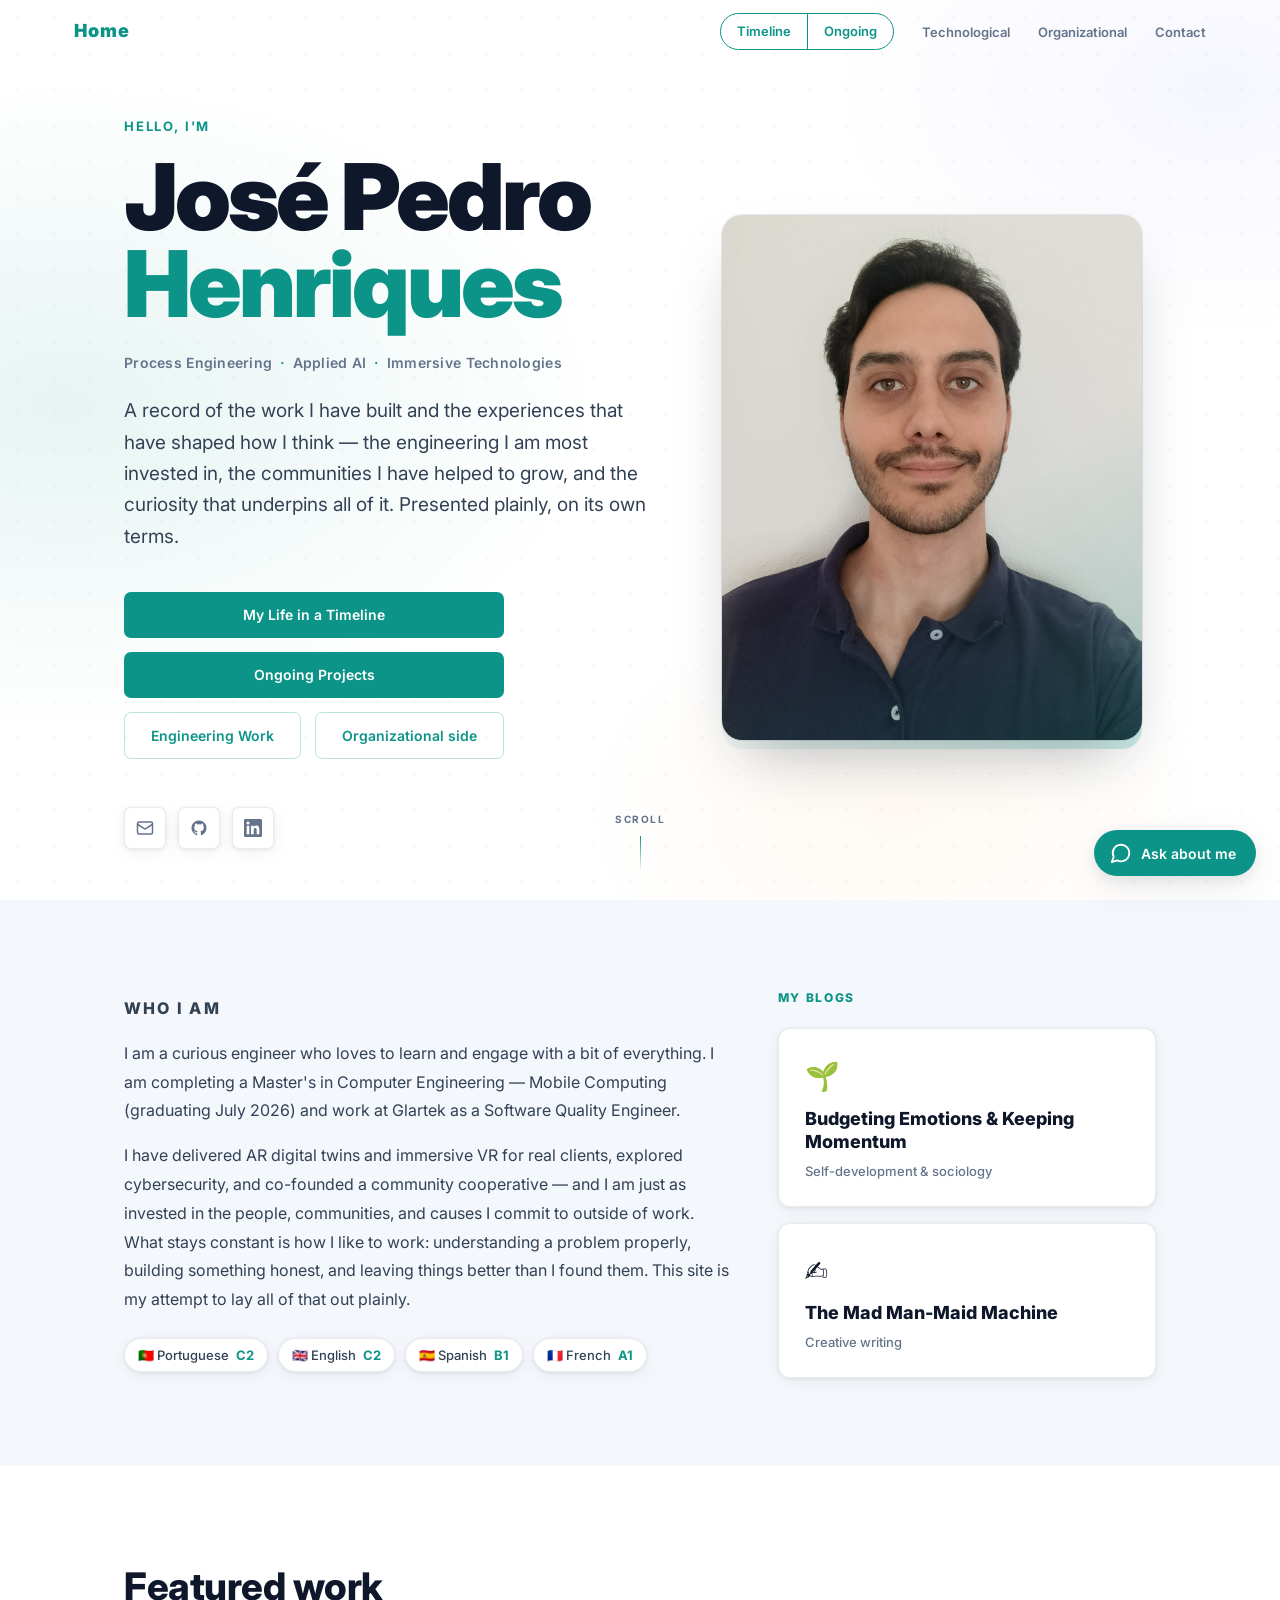
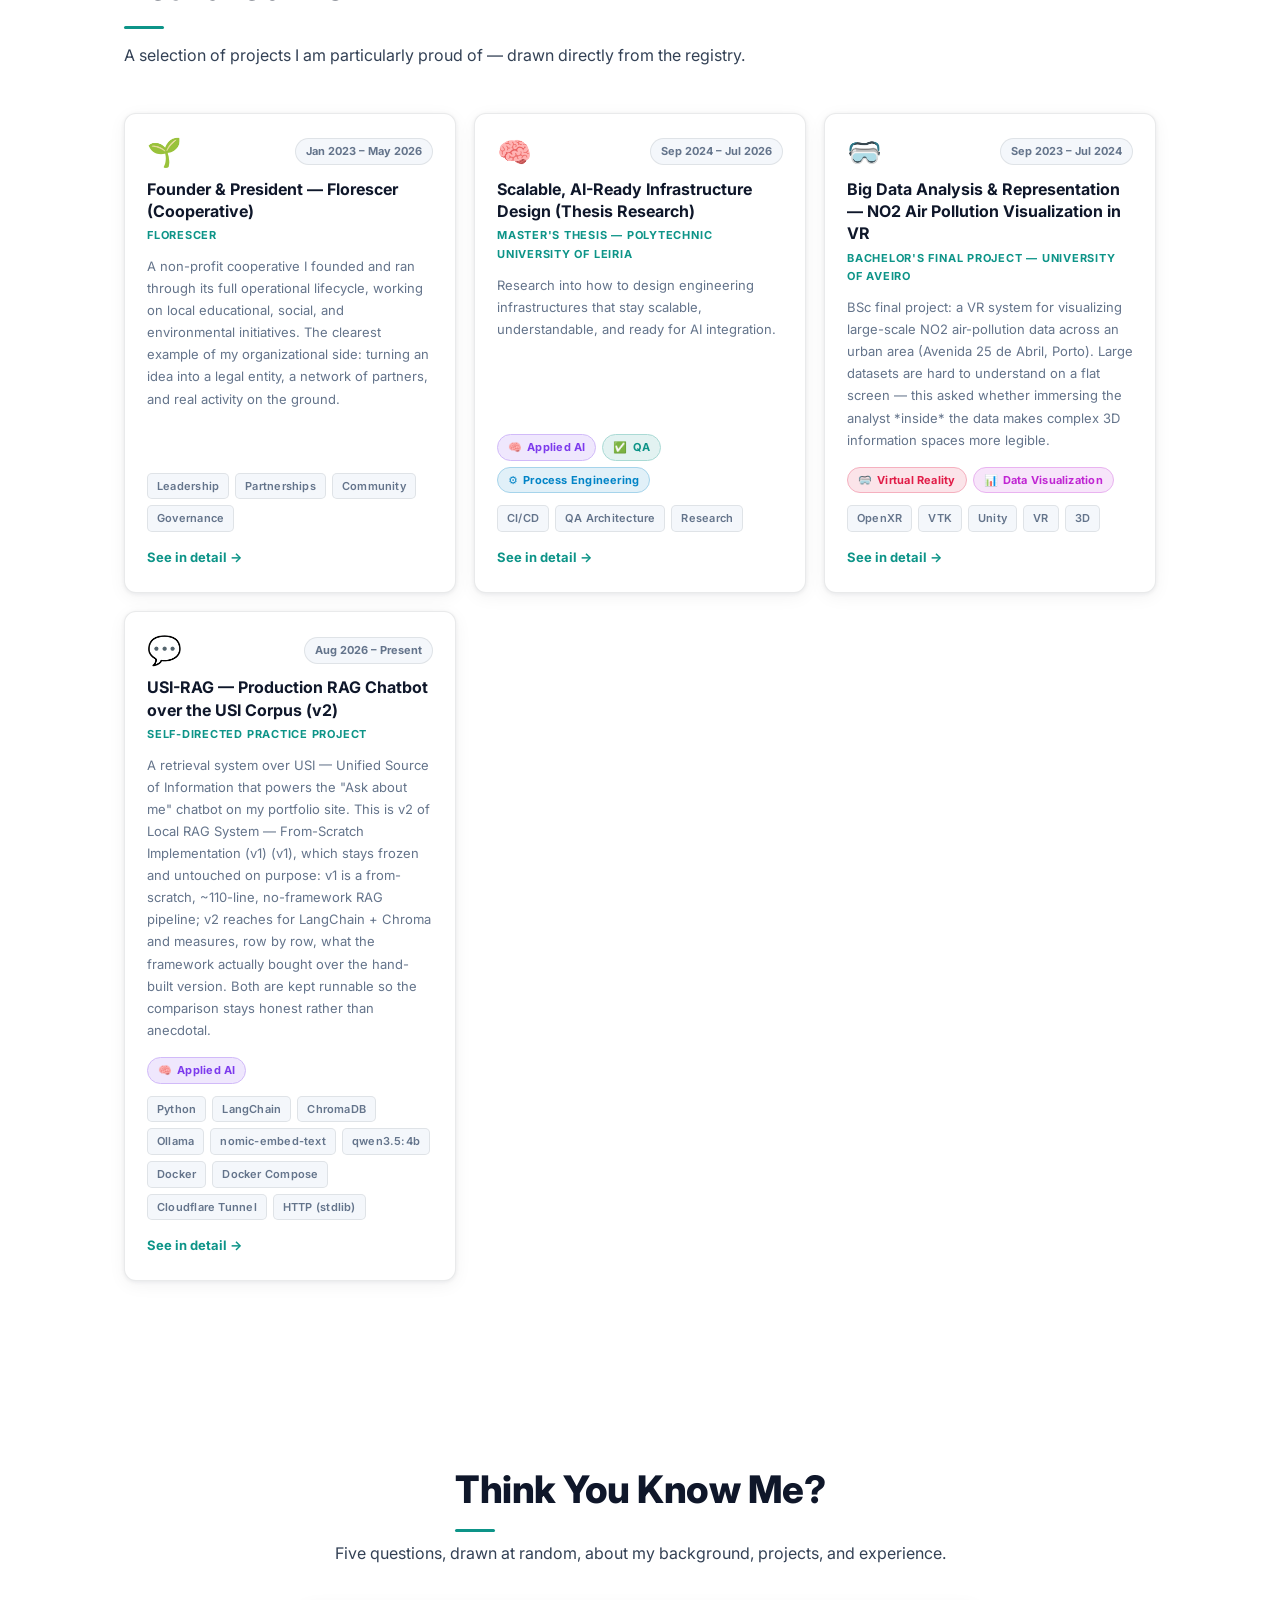
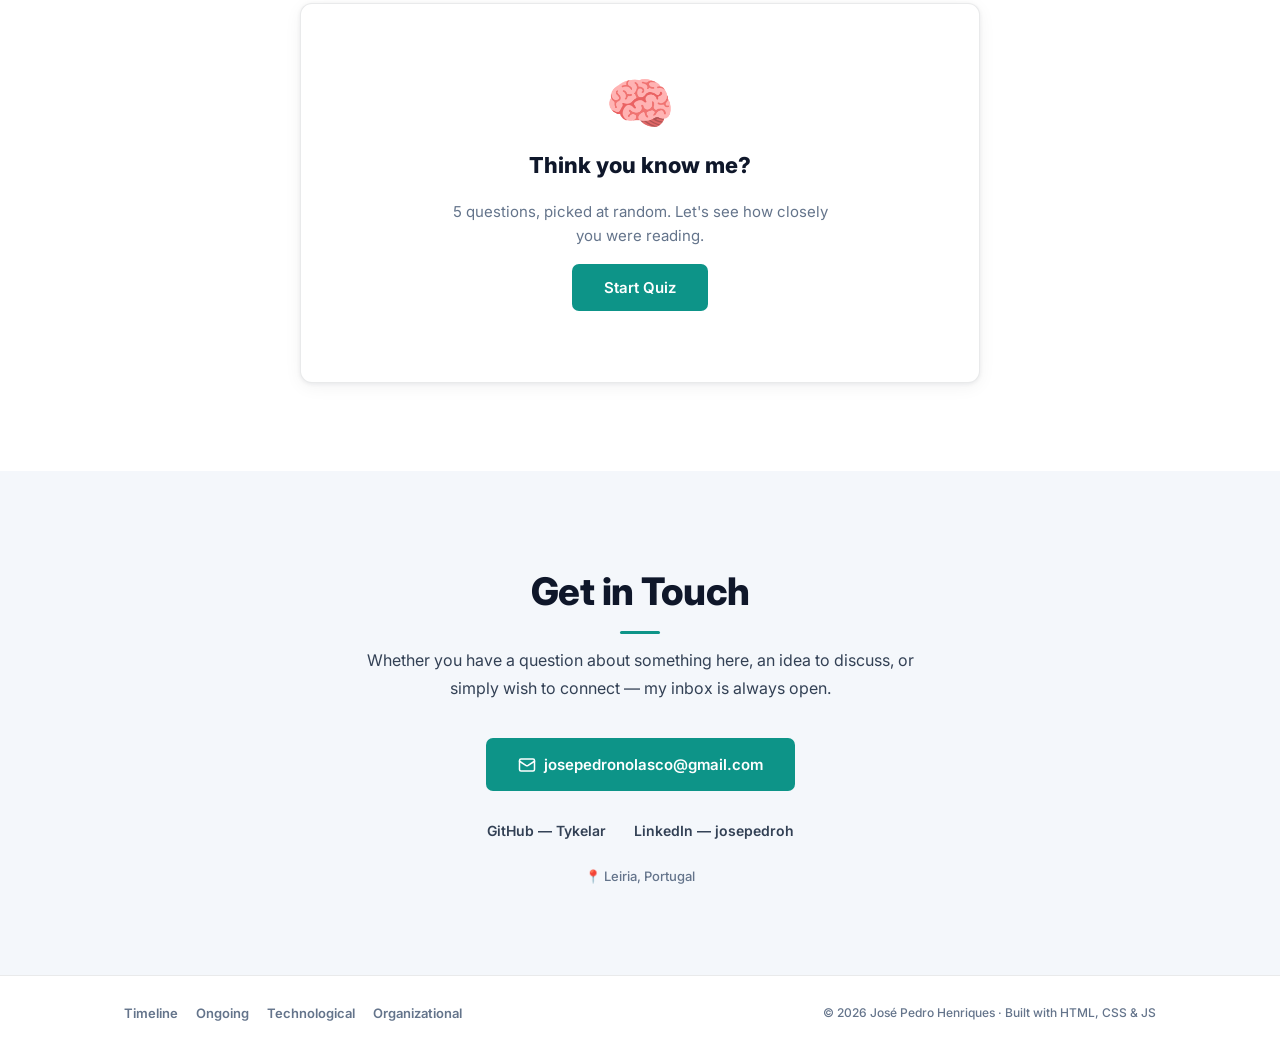
<file: index.html>
<!DOCTYPE html>
<html lang="en">
<head>
  <meta charset="UTF-8">
  <meta name="viewport" content="width=device-width, initial-scale=1.0">
  <meta name="description" content="José Pedro Henriques — portfolio across two pillars: Technological Achievements (QA, AI, Immersive Tech, Cybersecurity) and Organizational Involvement.">
  <meta property="og:title" content="José Pedro Henriques">
  <meta property="og:description" content="A portfolio in two pillars — what I build, and the communities I help shape.">
  <meta property="og:type" content="website">
  <title>José Pedro Henriques</title>
  <link rel="preconnect" href="https://fonts.googleapis.com">
  <link rel="preconnect" href="https://fonts.gstatic.com" crossorigin>
  <link href="https://fonts.googleapis.com/css2?family=Inter:wght@300;400;500;600;700;800;900&display=swap" rel="stylesheet">
  <link rel="stylesheet" href="style.css">
</head>
<body data-root="" data-view="home">

  <header data-shell="header"></header>

  <noscript>
    <nav style="padding:80px 24px 0;text-align:center">
      <a href="technological.html">Technological</a> ·
      <a href="involvement.html">Organizational</a> ·
      <a href="ongoing.html">Ongoing</a> ·
      <a href="timeline.html">Timeline</a>
    </nav>
  </noscript>

  <!-- ==================== HERO ==================== -->
  <section id="home" class="hero">
    <div class="hero-bg"></div>
    <div class="hero-content">
      <div class="hero-text">
      <p class="hero-greeting fade-up">Hello, I'm</p>
      <h1 class="hero-name fade-up">
        <span class="name-first">José Pedro</span>
        <span class="name-last">Henriques</span>
      </h1>
      <p class="hero-role fade-up">
        <span>Process Engineering</span><span class="dot">·</span>
        <span>Applied AI</span><span class="dot">·</span>
        <span>Immersive Technologies</span>
      </p>
      <p class="hero-tagline fade-up">
        A record of the work I have built and the experiences that have shaped how I think —
        the engineering I am most invested in, the communities I have helped to grow, and the
        curiosity that underpins all of it. Presented plainly, on its own terms.
      </p>
      <div class="hero-cta-stack fade-up">
        <a href="timeline.html" class="btn btn-primary btn-wide">My Life in a Timeline</a>
        <a href="ongoing.html" class="btn btn-primary btn-wide">Ongoing Projects</a>
        <div class="hero-cta">
          <a href="technological.html" class="btn btn-outline">Engineering Work</a>
          <a href="involvement.html" class="btn btn-outline">Organizational side</a>
        </div>
      </div>
      <div class="hero-socials fade-up">
        <a href="mailto:josepedronolasco@gmail.com" class="social-link" aria-label="Email">
          <svg xmlns="http://www.w3.org/2000/svg" width="18" height="18" viewBox="0 0 24 24" fill="none" stroke="currentColor" stroke-width="2" stroke-linecap="round" stroke-linejoin="round"><rect width="20" height="16" x="2" y="4" rx="2"/><path d="m22 7-8.97 5.7a1.94 1.94 0 0 1-2.06 0L2 7"/></svg>
        </a>
        <a href="https://github.com/Tykelar" target="_blank" rel="noopener noreferrer" class="social-link" aria-label="GitHub">
          <svg xmlns="http://www.w3.org/2000/svg" width="18" height="18" viewBox="0 0 24 24" fill="currentColor"><path d="M12 2C6.477 2 2 6.484 2 12.017c0 4.425 2.865 8.18 6.839 9.504.5.092.682-.217.682-.483 0-.237-.008-.868-.013-1.703-2.782.605-3.369-1.343-3.369-1.343-.454-1.158-1.11-1.466-1.11-1.466-.908-.62.069-.608.069-.608 1.003.07 1.531 1.032 1.531 1.032.892 1.53 2.341 1.088 2.91.832.092-.647.35-1.088.636-1.338-2.22-.253-4.555-1.113-4.555-4.951 0-1.093.39-1.988 1.029-2.688-.103-.253-.446-1.272.098-2.65 0 0 .84-.27 2.75 1.026A9.564 9.564 0 0 1 12 6.844a9.59 9.59 0 0 1 2.504.337c1.909-1.296 2.747-1.027 2.747-1.027.546 1.379.202 2.398.1 2.651.64.7 1.028 1.595 1.028 2.688 0 3.848-2.339 4.695-4.566 4.943.359.309.678.92.678 1.855 0 1.338-.012 2.419-.012 2.747 0 .268.18.58.688.482A10.02 10.02 0 0 0 22 12.017C22 6.484 17.522 2 12 2z"/></svg>
        </a>
        <a href="https://linkedin.com/in/josepedroh" target="_blank" rel="noopener noreferrer" class="social-link" aria-label="LinkedIn">
          <svg xmlns="http://www.w3.org/2000/svg" width="18" height="18" viewBox="0 0 24 24" fill="currentColor"><path d="M20.447 20.452h-3.554v-5.569c0-1.328-.027-3.037-1.852-3.037-1.853 0-2.136 1.445-2.136 2.939v5.667H9.351V9h3.414v1.561h.046c.477-.9 1.637-1.85 3.37-1.85 3.601 0 4.267 2.37 4.267 5.455v6.286zM5.337 7.433a2.062 2.062 0 0 1-2.063-2.065 2.064 2.064 0 1 1 2.063 2.065zm1.782 13.019H3.555V9h3.564v11.452zM22.225 0H1.771C.792 0 0 .774 0 1.729v20.542C0 23.227.792 24 1.771 24h20.451C23.2 24 24 23.227 24 22.271V1.729C24 .774 23.2 0 22.222 0h.003z"/></svg>
        </a>
      </div>
      </div>
      <div class="hero-photo fade-up">
        <img src="Perfil.jpeg" alt="José Pedro Henriques" loading="eager" />
      </div>
    </div>
    <div class="hero-scroll-hint" aria-hidden="true"><span>Scroll</span><div class="scroll-line"></div></div>
  </section>

  <!-- ==================== ABOUT ==================== -->
  <section id="about" class="section">
    <div class="container">
      <div class="about-grid">
        <div class="about-text fade-up">
          <p class="eyebrow">Who I am</p>
          <p>
            I am a curious engineer who loves to learn and engage with a bit of everything. I am completing
            a Master's in Computer Engineering — Mobile Computing (graduating July 2026) and work at
            Glartek as a Software Quality Engineer.
          </p>
          <p>
            I have delivered AR digital twins and immersive VR for real clients,
            explored cybersecurity, and co-founded a community cooperative — and I am just as invested in
            the people, communities, and causes I commit to outside of work. What stays constant is how I
            like to work: understanding a problem properly, building something honest, and leaving things
            better than I found them. This site is my attempt to lay all of that out plainly.
          </p>
          <div class="about-languages">
            <span class="lang-badge">🇵🇹 Portuguese <em>C2</em></span>
            <span class="lang-badge">🇬🇧 English <em>C2</em></span>
            <span class="lang-badge">🇪🇸 Spanish <em>B1</em></span>
            <span class="lang-badge">🇫🇷 French <em>A1</em></span>
          </div>
        </div>
        <aside class="about-blogs fade-up">
          <p class="eyebrow">My Blogs</p>
          <a href="https://emotionsandmomentum.blogspot.com/" target="_blank" rel="noopener noreferrer" class="blog-card">
            <span class="blog-card__icon">🌱</span>
            <span class="blog-card__title">Budgeting Emotions &amp; Keeping Momentum</span>
            <span class="blog-card__sub">Self-development &amp; sociology</span>
          </a>
          <a href="https://themadmanmaidmachine.blogspot.com/" target="_blank" rel="noopener noreferrer" class="blog-card">
            <span class="blog-card__icon">✍️</span>
            <span class="blog-card__title">The Mad Man-Maid Machine</span>
            <span class="blog-card__sub">Creative writing</span>
          </a>
        </aside>
      </div>
    </div>
  </section>

  <!-- ==================== FEATURED ==================== -->
  <section id="featured" class="section section-alt">
    <div class="container">
      <div class="section-head fade-up">
        <h2 class="section-title">Featured work</h2>
        <p class="section-intro">A selection of projects I am particularly proud of — drawn directly from the registry.</p>
      </div>
      <div id="featured-grid" class="card-grid fade-up"></div>
    </div>
  </section>

  <!-- ==================== QUIZ ==================== -->
  <section id="quiz" class="section section-alt">
    <div class="container quiz-container">
      <h2 class="section-title fade-up">Think You Know Me?</h2>
      <p class="quiz-subtitle fade-up">Five questions, drawn at random, about my background, projects, and experience.</p>
      <div class="quiz-card fade-up" id="quiz-card"></div>
    </div>
  </section>

  <!-- ==================== CONTACT ==================== -->
  <section id="contact" class="section">
    <div class="container contact-container">
      <h2 class="section-title fade-up">Get in Touch</h2>
      <p class="contact-sub fade-up">Whether you have a question about something here, an idea to discuss, or simply wish to connect — my inbox is always open.</p>
      <a href="mailto:josepedronolasco@gmail.com" class="btn btn-primary btn-lg fade-up">
        <svg xmlns="http://www.w3.org/2000/svg" width="18" height="18" viewBox="0 0 24 24" fill="none" stroke="currentColor" stroke-width="2" stroke-linecap="round" stroke-linejoin="round"><rect width="20" height="16" x="2" y="4" rx="2"/><path d="m22 7-8.97 5.7a1.94 1.94 0 0 1-2.06 0L2 7"/></svg>
        josepedronolasco@gmail.com
      </a>
      <div class="contact-links fade-up">
        <a href="https://github.com/Tykelar" target="_blank" rel="noopener noreferrer" class="contact-link">GitHub — Tykelar</a>
        <a href="https://linkedin.com/in/josepedroh" target="_blank" rel="noopener noreferrer" class="contact-link">LinkedIn — josepedroh</a>
      </div>
      <p class="contact-location fade-up">📍 Leiria, Portugal</p>
    </div>
  </section>

  <footer data-shell="footer"></footer>

  <script src="data.js"></script>
  <script src="main.js"></script>
  <script src="chat.js"></script>
</body>
</html>
</file>
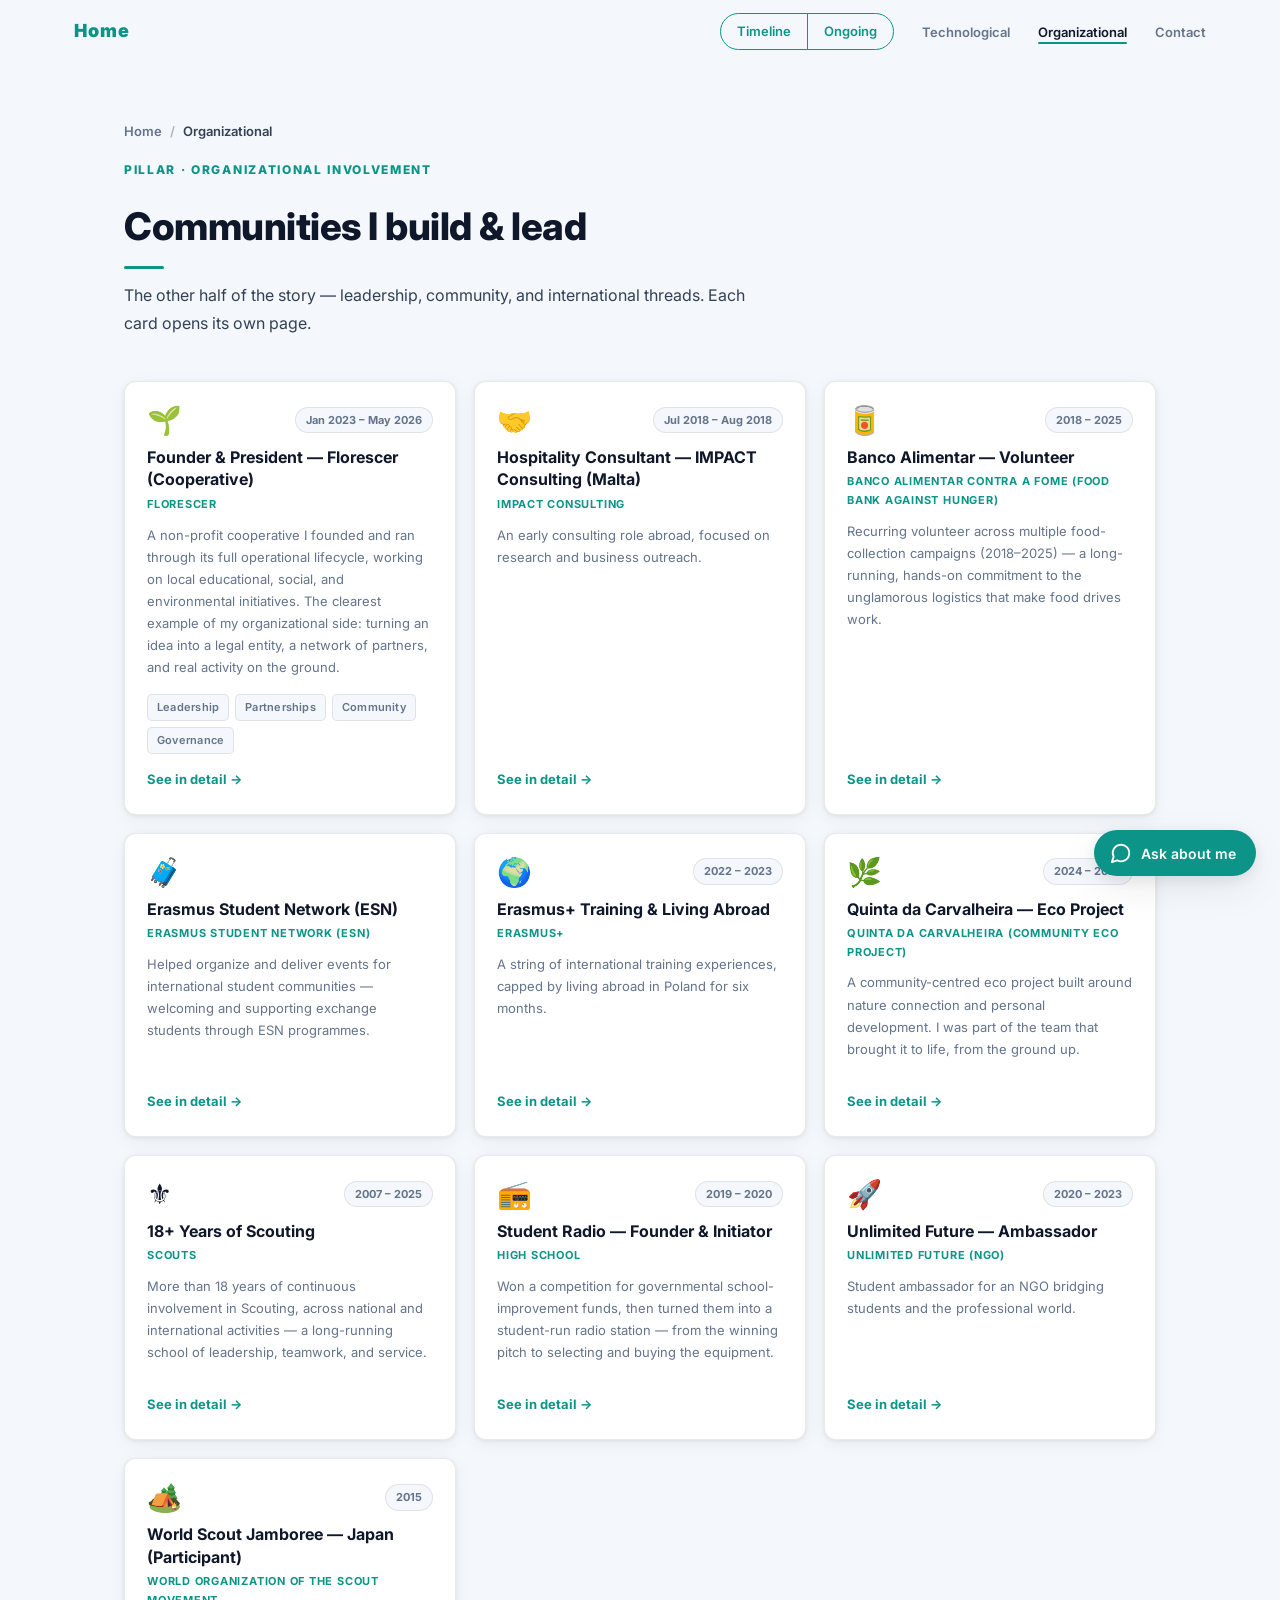
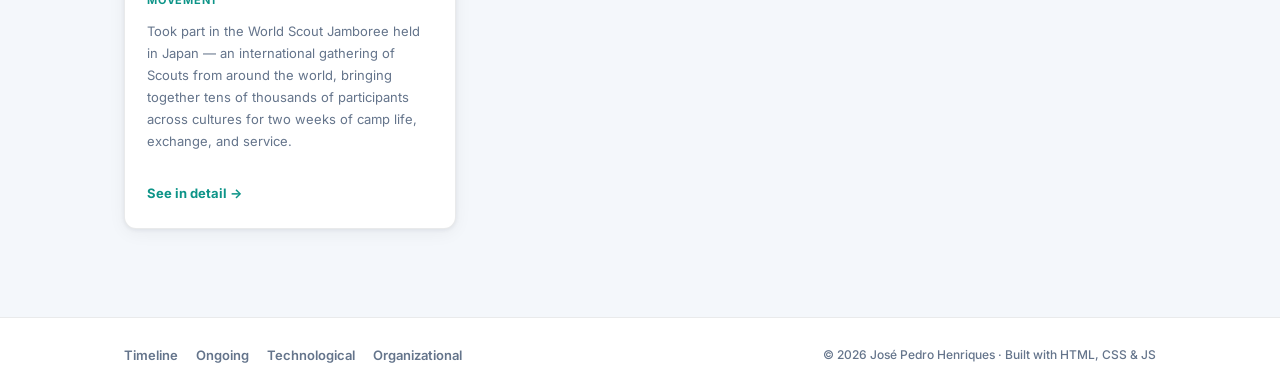
<file: involvement.html>
<!DOCTYPE html>
<html lang="en">
<head>
  <meta charset="UTF-8">
  <meta name="viewport" content="width=device-width, initial-scale=1.0">
  <meta name="description" content="Organizational Involvement — leadership, community, and international threads: founding Florescer, 18+ years of Scouting, Erasmus+, and more.">
  <meta property="og:title" content="Organizational Involvement — José Pedro Henriques">
  <meta property="og:description" content="The communities I help build and lead.">
  <meta property="og:type" content="website">
  <title>Organizational Involvement — José Pedro Henriques</title>
  <link rel="preconnect" href="https://fonts.googleapis.com">
  <link rel="preconnect" href="https://fonts.gstatic.com" crossorigin>
  <link href="https://fonts.googleapis.com/css2?family=Inter:wght@300;400;500;600;700;800;900&display=swap" rel="stylesheet">
  <link rel="stylesheet" href="style.css">
</head>
<body data-root="" data-view="involvement">

  <header data-shell="header"></header>

  <main class="section" style="padding-top:calc(var(--nav-h) + 56px)">
    <div class="container">
      <nav class="breadcrumb"><a href="index.html">Home</a><span class="sep">/</span><span class="current">Organizational</span></nav>
      <div class="section-head">
        <p class="eyebrow">Pillar · Organizational Involvement</p>
        <h1 class="section-title">Communities I build &amp; lead</h1>
        <p class="section-intro">
          The other half of the story — leadership, community, and international threads. Each card
          opens its own page.
        </p>
      </div>
      <div id="involvement-grid" class="card-grid"></div>
      <noscript><p class="filter-meta">This list is rendered from a data registry — please enable JavaScript, or browse the <a href="timeline.html">timeline</a>.</p></noscript>
    </div>
  </main>

  <footer data-shell="footer"></footer>

  <script src="data.js"></script>
  <script src="main.js"></script>
  <script src="chat.js"></script>
</body>
</html>
</file>
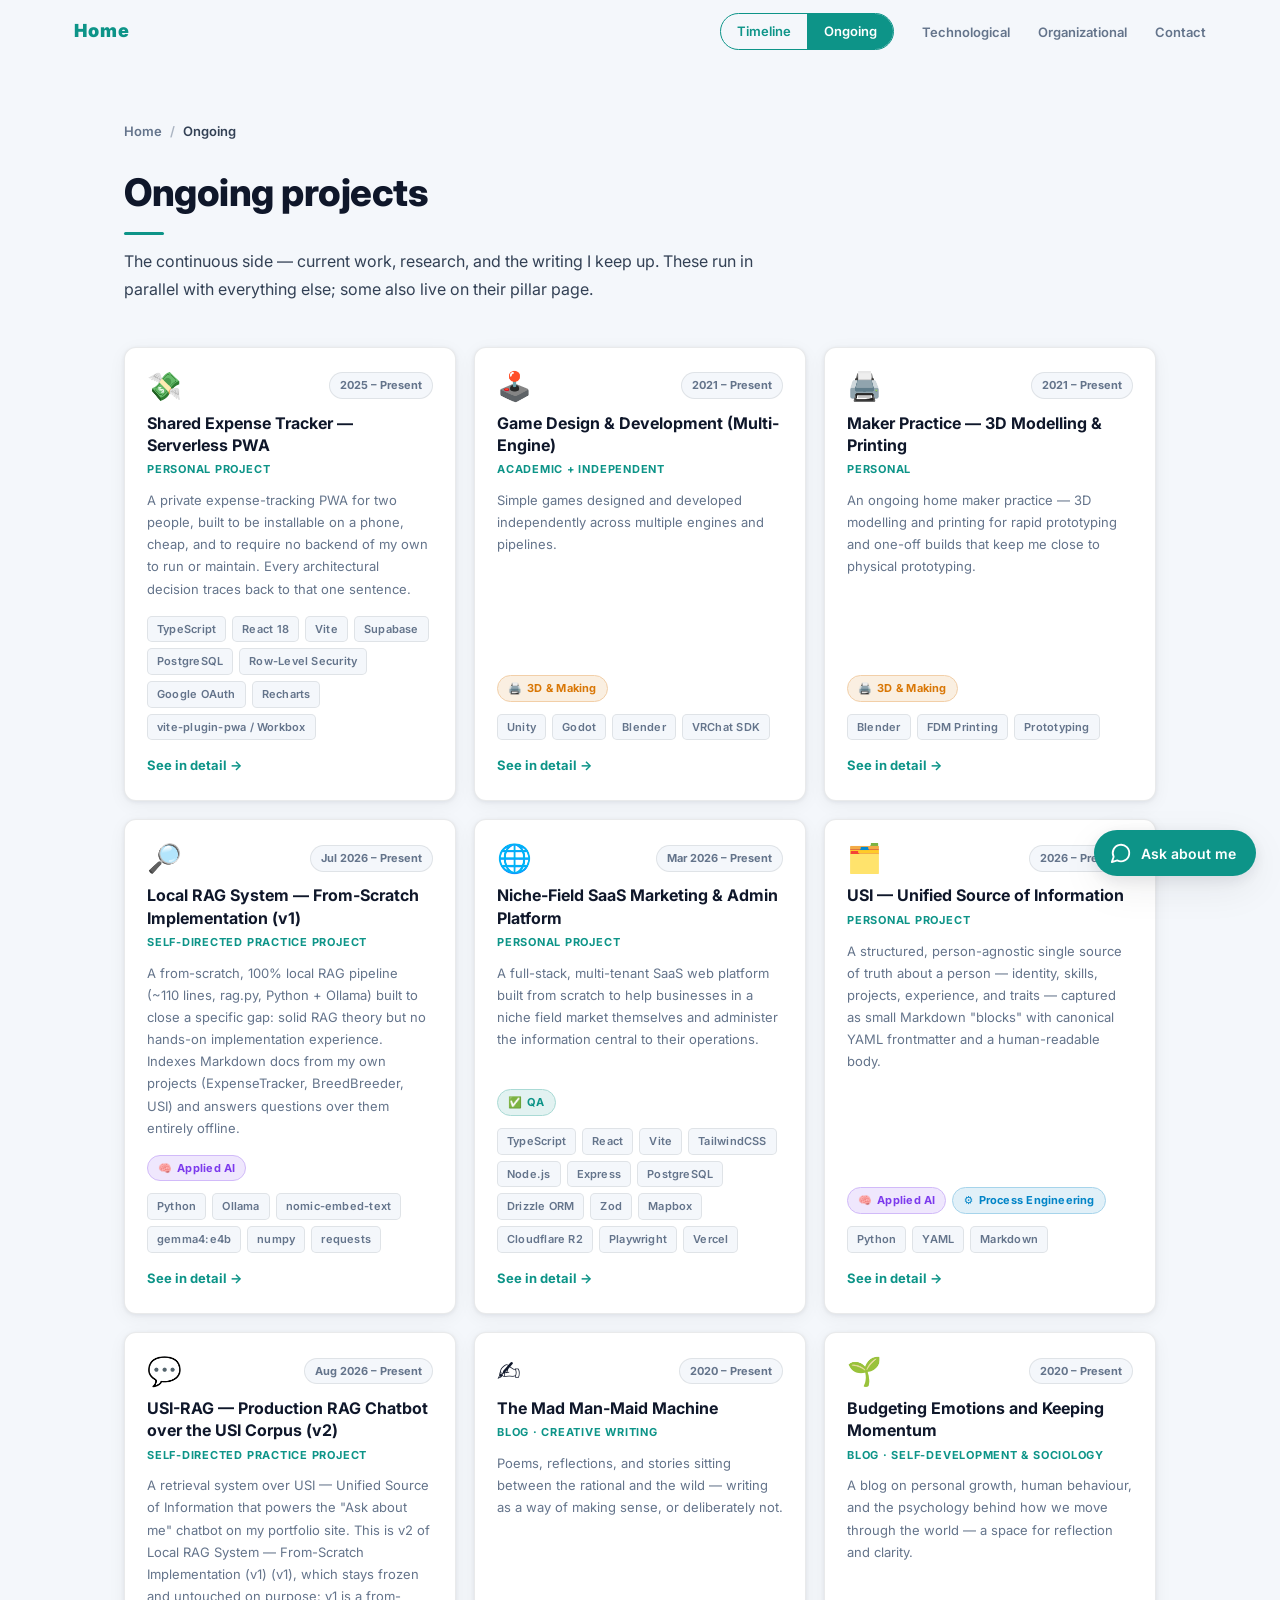
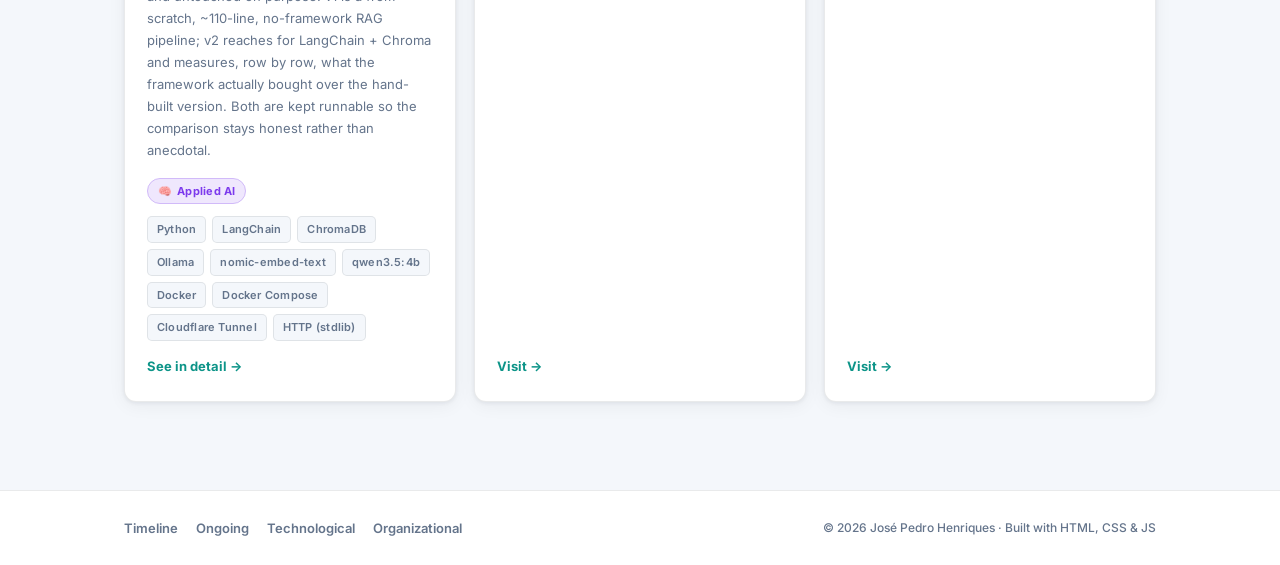
<file: ongoing.html>
<!DOCTYPE html>
<html lang="en">
<head>
  <meta charset="UTF-8">
  <meta name="viewport" content="width=device-width, initial-scale=1.0">
  <meta name="description" content="Ongoing Projects — what José Pedro Henriques is doing right now: current work, research, maker practice, and two writing blogs.">
  <meta property="og:title" content="Ongoing Projects — José Pedro Henriques">
  <meta property="og:description" content="Current activities and writing — what I'm doing now.">
  <meta property="og:type" content="website">
  <title>Ongoing Projects — José Pedro Henriques</title>
  <link rel="preconnect" href="https://fonts.googleapis.com">
  <link rel="preconnect" href="https://fonts.gstatic.com" crossorigin>
  <link href="https://fonts.googleapis.com/css2?family=Inter:wght@300;400;500;600;700;800;900&display=swap" rel="stylesheet">
  <link rel="stylesheet" href="style.css">
</head>
<body data-root="" data-view="ongoing">

  <header data-shell="header"></header>

  <main class="section" style="padding-top:calc(var(--nav-h) + 56px)">
    <div class="container">
      <nav class="breadcrumb"><a href="index.html">Home</a><span class="sep">/</span><span class="current">Ongoing</span></nav>
      <div class="section-head">
        <h1 class="section-title">Ongoing projects</h1>
        <p class="section-intro">
          The continuous side — current work, research, and the writing I keep up. These run in
          parallel with everything else; some also live on their pillar page.
        </p>
      </div>
      <div id="ongoing-grid" class="card-grid"></div>
      <noscript><p class="filter-meta">This list is rendered from a data registry — please enable JavaScript.</p></noscript>
    </div>
  </main>

  <footer data-shell="footer"></footer>

  <script src="data.js"></script>
  <script src="main.js"></script>
  <script src="chat.js"></script>
</body>
</html>
</file>
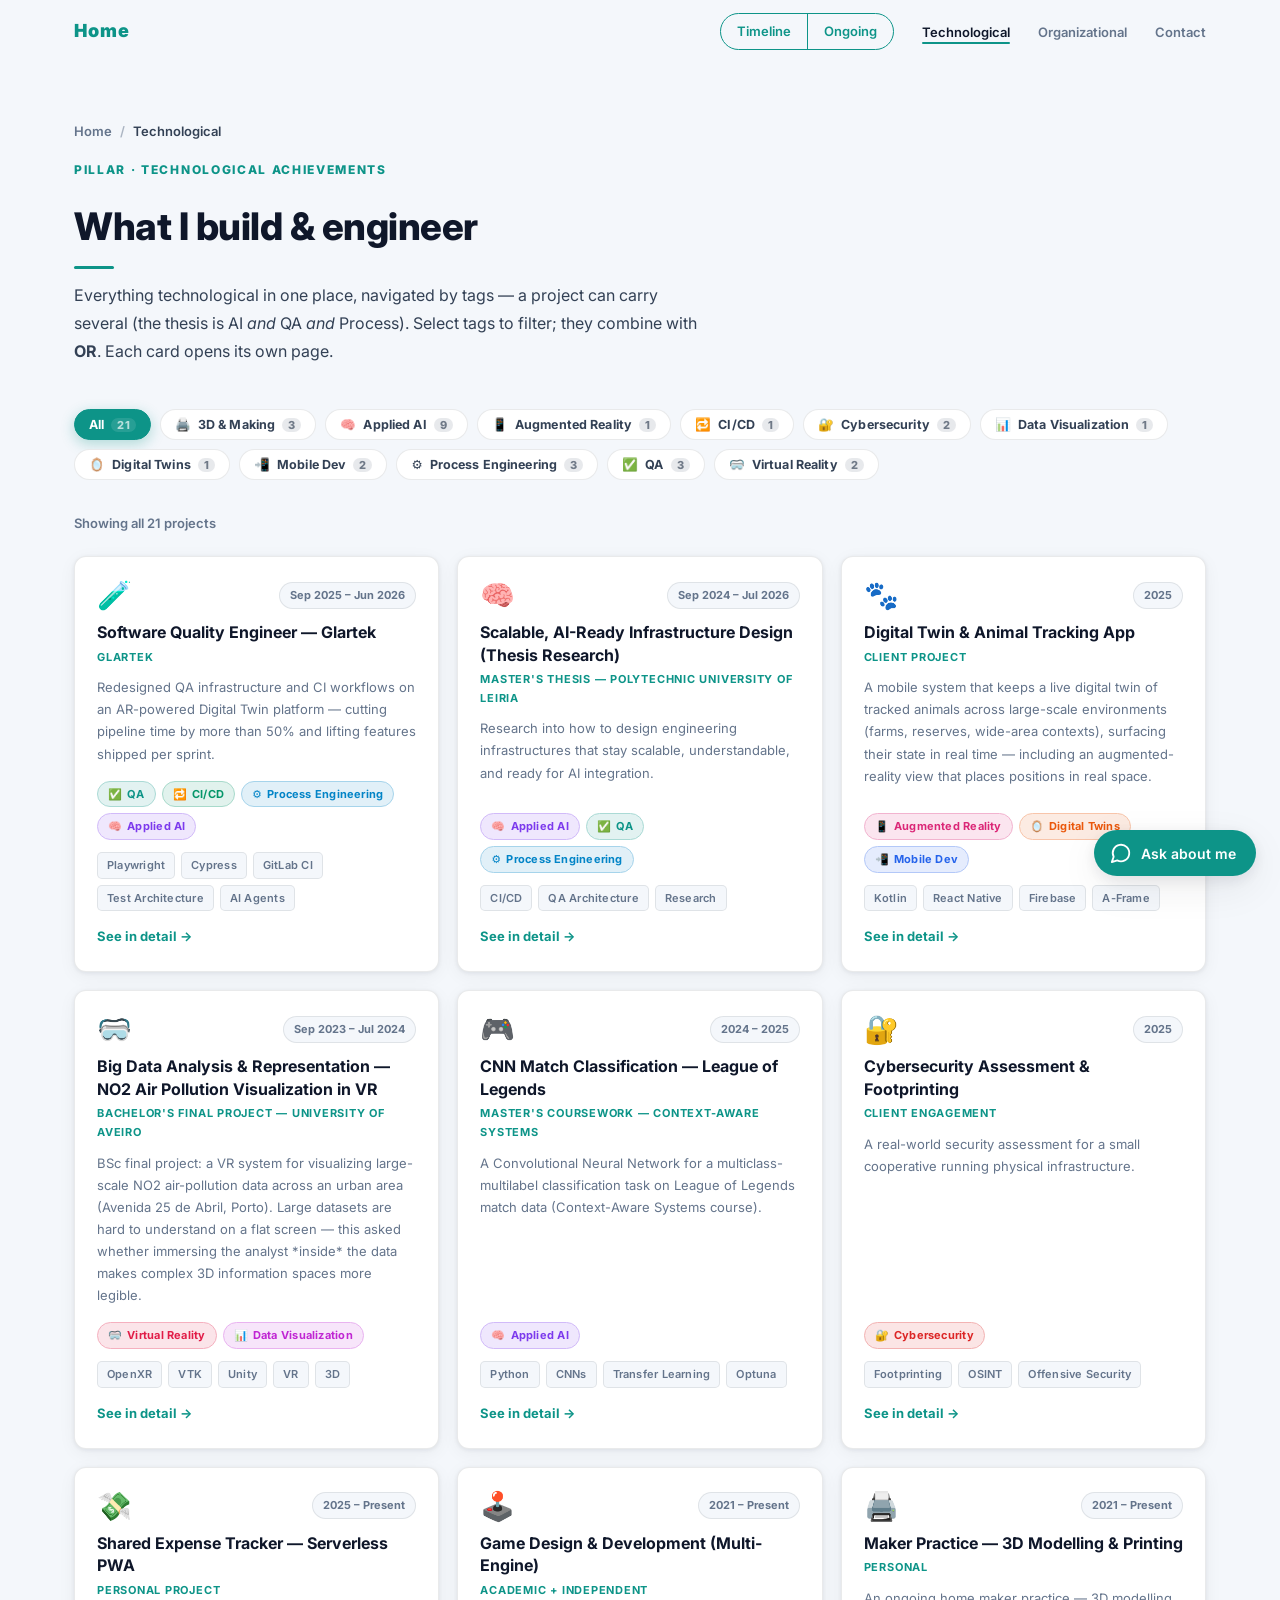
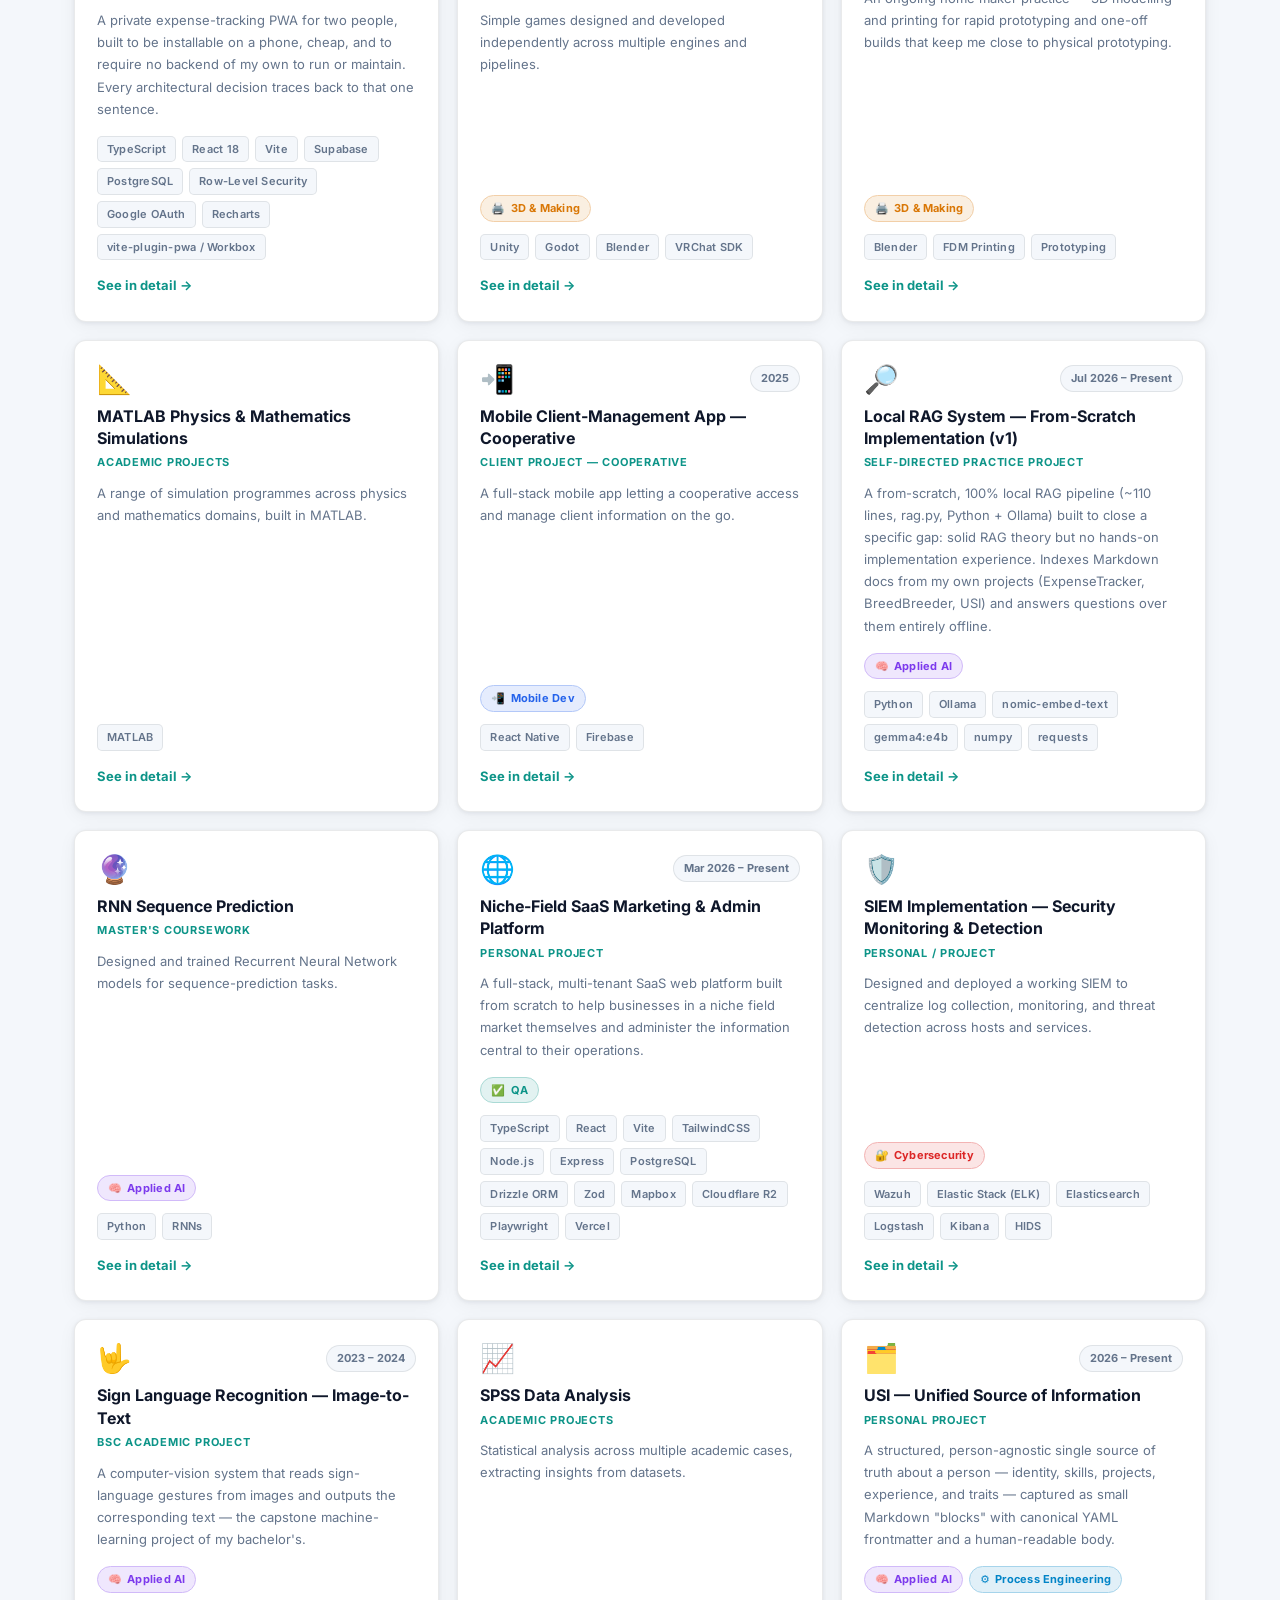
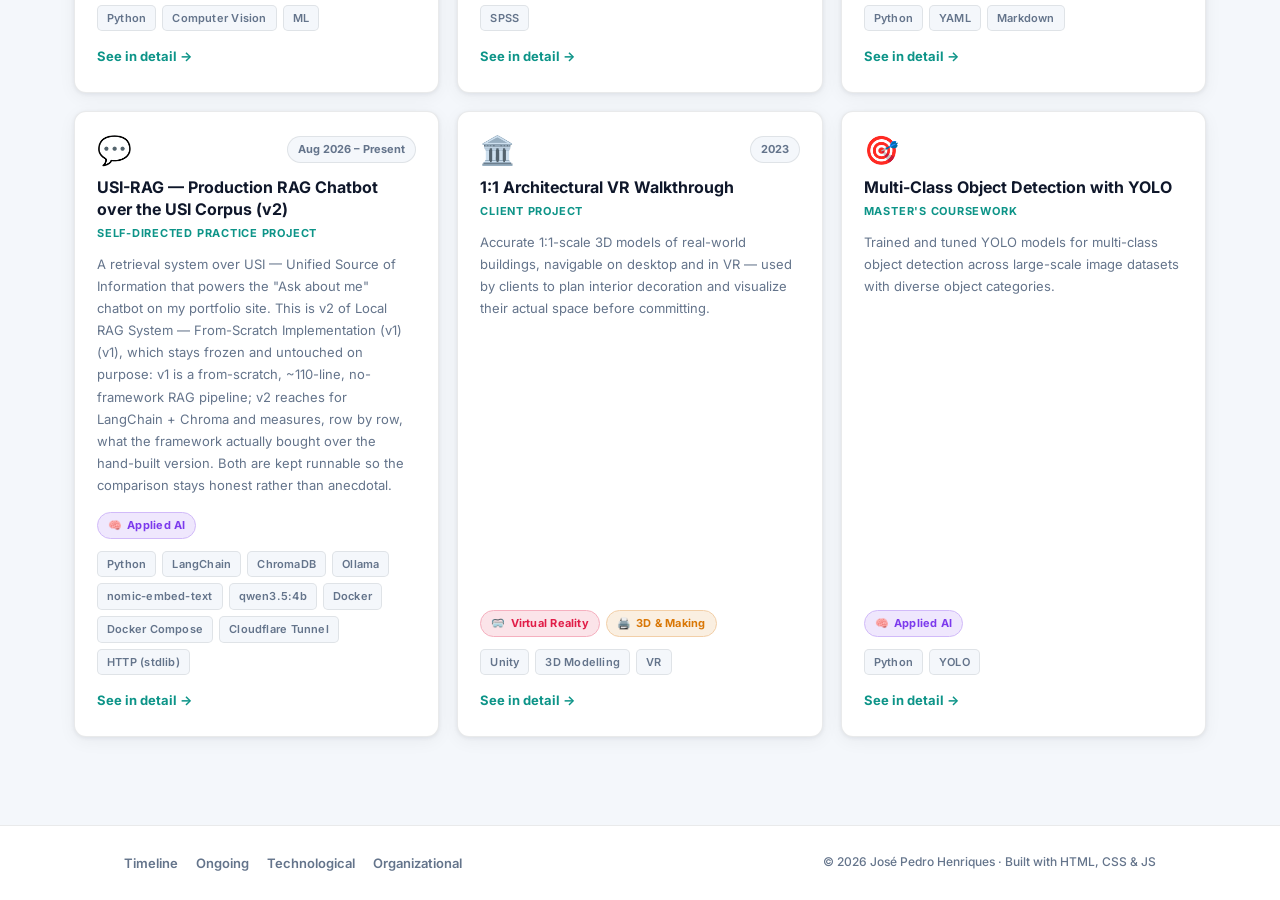
<file: technological.html>
<!DOCTYPE html>
<html lang="en">
<head>
  <meta charset="UTF-8">
  <meta name="viewport" content="width=device-width, initial-scale=1.0">
  <meta name="description" content="Technological Achievements — a tag-filterable gallery of José Pedro Henriques' projects across QA, AI, Immersive Tech, Cybersecurity and more.">
  <meta property="og:title" content="Technological Achievements — José Pedro Henriques">
  <meta property="og:description" content="A tag-filterable gallery of projects. One project can belong to several areas.">
  <meta property="og:type" content="website">
  <title>Technological Achievements — José Pedro Henriques</title>
  <link rel="preconnect" href="https://fonts.googleapis.com">
  <link rel="preconnect" href="https://fonts.gstatic.com" crossorigin>
  <link href="https://fonts.googleapis.com/css2?family=Inter:wght@300;400;500;600;700;800;900&display=swap" rel="stylesheet">
  <link rel="stylesheet" href="style.css">
</head>
<body data-root="" data-view="gallery">

  <header data-shell="header"></header>

  <main class="section" style="padding-top:calc(var(--nav-h) + 56px)">
    <div class="container-wide container">
      <nav class="breadcrumb"><a href="index.html">Home</a><span class="sep">/</span><span class="current">Technological</span></nav>
      <div class="section-head">
        <p class="eyebrow">Pillar · Technological Achievements</p>
        <h1 class="section-title">What I build &amp; engineer</h1>
        <p class="section-intro">
          Everything technological in one place, navigated by tags — a project can carry several
          (the thesis is AI <em>and</em> QA <em>and</em> Process). Select tags to filter; they combine
          with <strong>OR</strong>. Each card opens its own page.
        </p>
      </div>

      <div id="filter-bar" class="filter-bar" role="group" aria-label="Filter projects by area"></div>
      <p id="filter-meta" class="filter-meta"></p>
      <div id="gallery-grid" class="card-grid"></div>

      <noscript><p class="filter-meta">This gallery is rendered from a data registry — please enable JavaScript, or browse the <a href="timeline.html">timeline</a>.</p></noscript>
    </div>
  </main>

  <footer data-shell="footer"></footer>

  <script src="data.js"></script>
  <script src="main.js"></script>
  <script src="chat.js"></script>
</body>
</html>
</file>
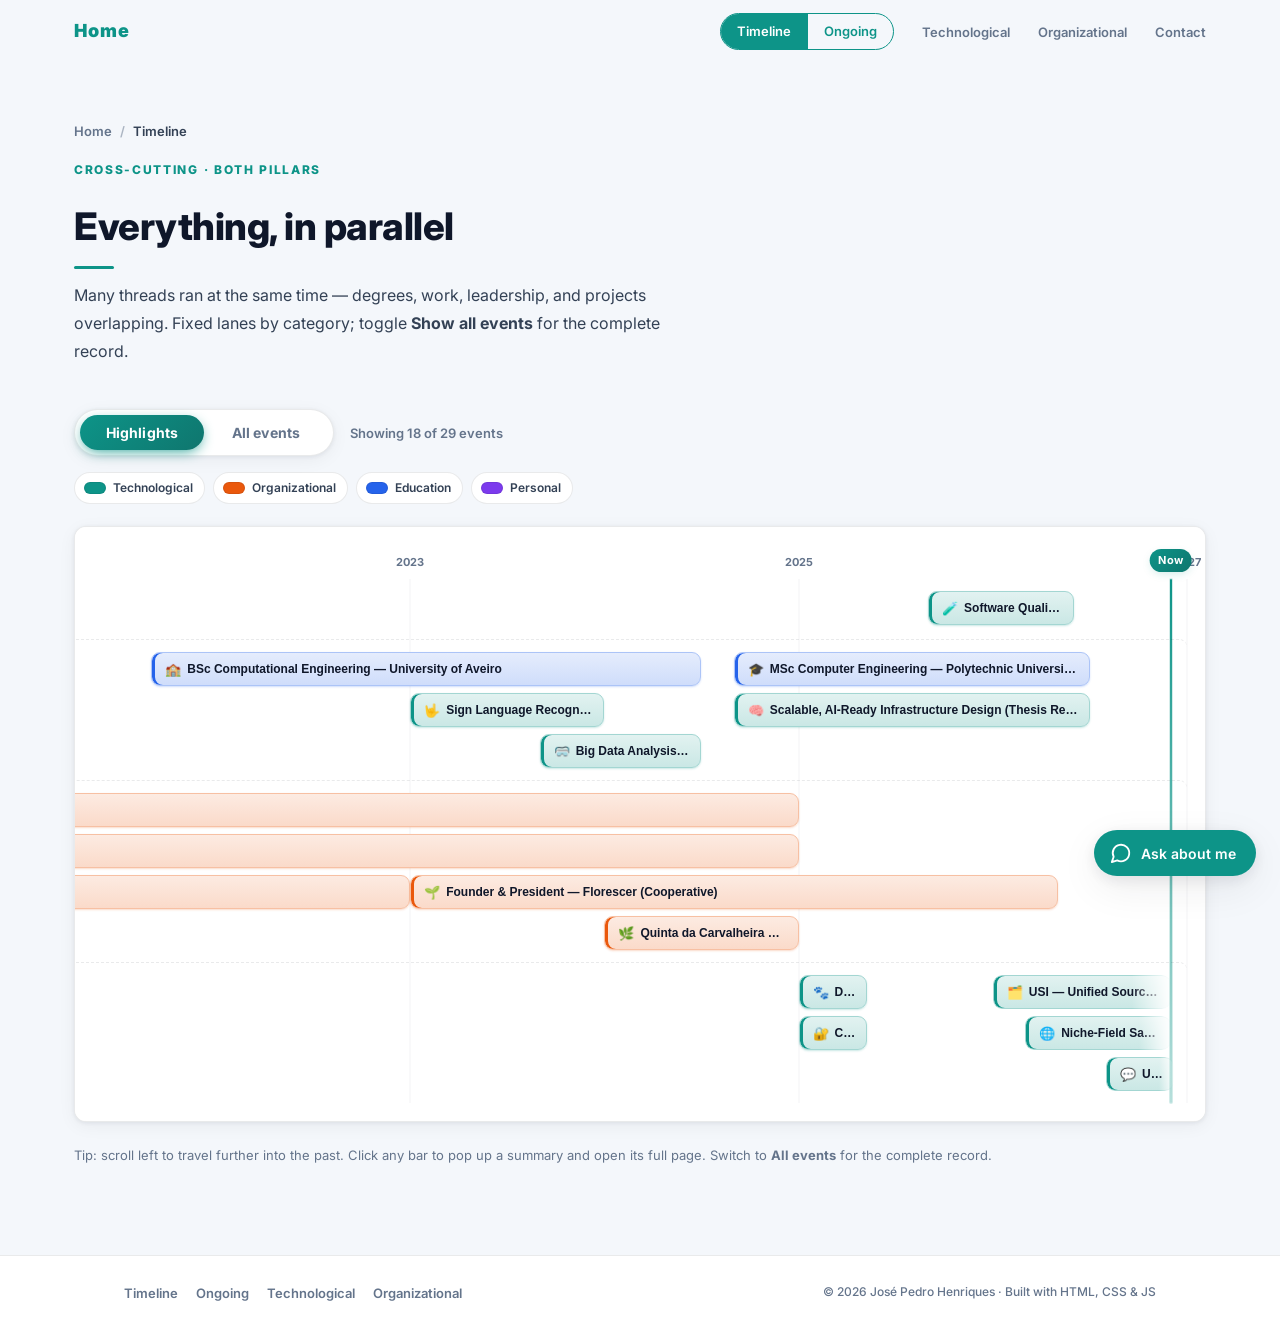
<file: timeline.html>
<!DOCTYPE html>
<html lang="en">
<head>
  <meta charset="UTF-8">
  <meta name="viewport" content="width=device-width, initial-scale=1.0">
  <meta name="description" content="Timeline — every dated milestone of José Pedro Henriques across both pillars, on parallel tracks showing how the threads ran concurrently.">
  <meta property="og:title" content="Timeline — José Pedro Henriques">
  <meta property="og:description" content="Technological and organizational threads on parallel tracks.">
  <meta property="og:type" content="website">
  <title>Timeline — José Pedro Henriques</title>
  <link rel="preconnect" href="https://fonts.googleapis.com">
  <link rel="preconnect" href="https://fonts.gstatic.com" crossorigin>
  <link href="https://fonts.googleapis.com/css2?family=Inter:wght@300;400;500;600;700;800;900&display=swap" rel="stylesheet">
  <link rel="stylesheet" href="style.css">
</head>
<body data-root="" data-view="timeline">

  <header data-shell="header"></header>

  <main class="section" style="padding-top:calc(var(--nav-h) + 56px)">
    <div class="container-wide container">
      <nav class="breadcrumb"><a href="index.html">Home</a><span class="sep">/</span><span class="current">Timeline</span></nav>
      <div class="section-head">
        <p class="eyebrow">Cross-cutting · both pillars</p>
        <h1 class="section-title">Everything, in parallel</h1>
        <p class="section-intro">
          Many threads ran at the same time — degrees, work, leadership, and projects overlapping.
          Fixed lanes by category; toggle <strong>Show all events</strong> for the complete record.
        </p>
      </div>
      <div id="tl-root"></div>
      <noscript><p class="filter-meta">The timeline is rendered from a data registry — please enable JavaScript, or browse <a href="technological.html">Technological</a> / <a href="involvement.html">Organizational</a>.</p></noscript>
    </div>
  </main>

  <footer data-shell="footer"></footer>

  <script src="data.js"></script>
  <script src="main.js"></script>
  <script src="chat.js"></script>
</body>
</html>
</file>
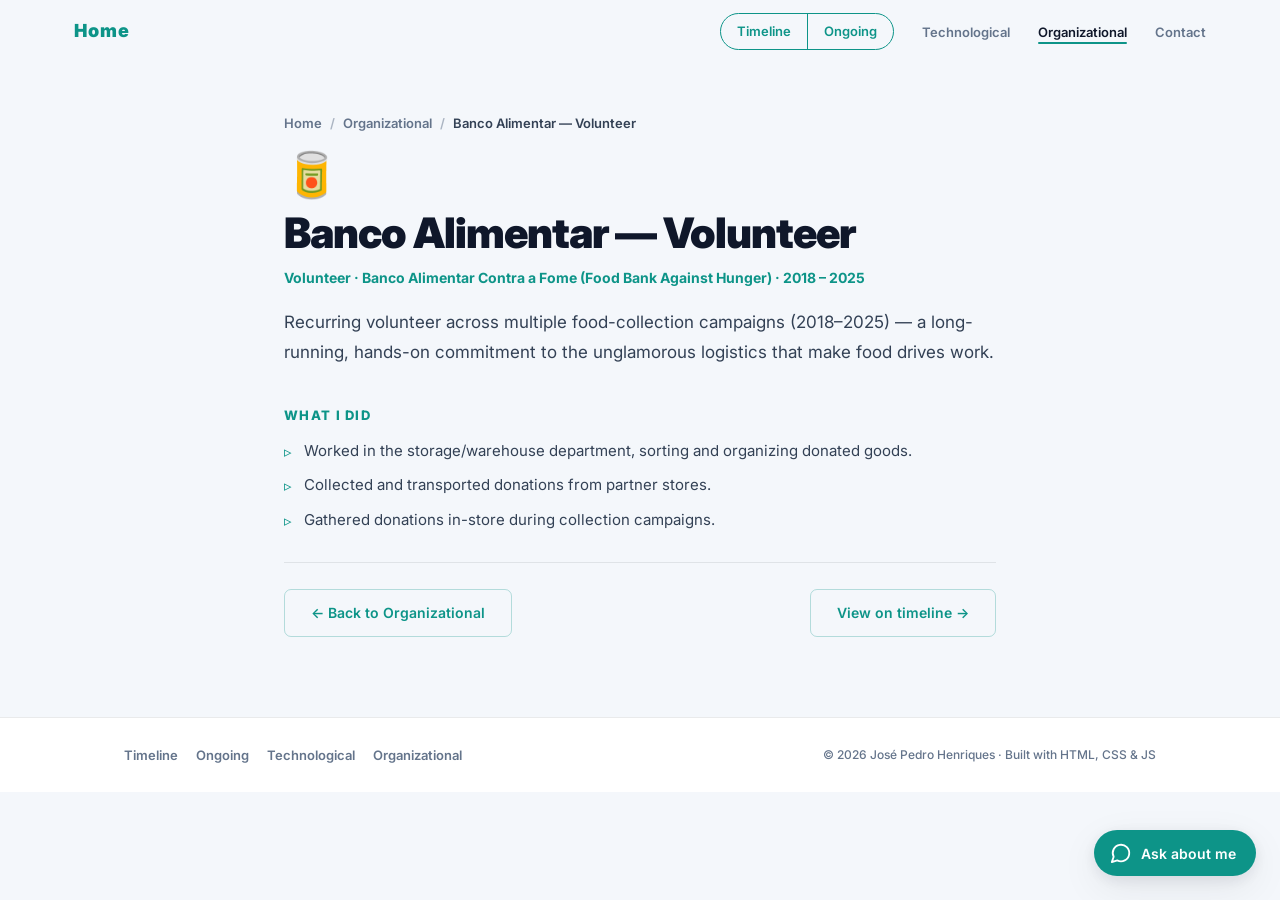
<file: involvement/banco-alimentar.html>
<!DOCTYPE html>
<html lang="en">
<head>
  <meta charset="UTF-8">
  <meta name="viewport" content="width=device-width, initial-scale=1.0">
  <title>José Pedro Henriques</title>
  <link rel="preconnect" href="https://fonts.googleapis.com">
  <link rel="preconnect" href="https://fonts.gstatic.com" crossorigin>
  <link href="https://fonts.googleapis.com/css2?family=Inter:wght@300;400;500;600;700;800;900&display=swap" rel="stylesheet">
  <link rel="stylesheet" href="../style.css">
</head>
<body data-root="../" data-view="detail">
  <header data-shell="header"></header>
  <main id="app" class="detail-main"></main>
  <footer data-shell="footer"></footer>
  <script src="../data.js"></script>
  <script src="../main.js"></script>
  <script src="../chat.js"></script>
</body>
</html>
</file>
<file: style.css>
/* ============================================================
   DESIGN TOKENS  (light · teal — see docs/DECISIONS.md D16)
   ============================================================ */
:root {
  --bg:     #f4f7fb;
  --bg-alt: #ffffff;
  --card:   #ffffff;
  --card-hover: #f8fbff;
  --border:       rgba(15, 23, 42, 0.09);
  --border-hover: rgba(15, 23, 42, 0.16);

  --accent:        #0d9488;
  --accent-dim:    rgba(13, 148, 136, 0.09);
  --accent-glow:   rgba(13, 148, 136, 0.22);
  --accent-border: rgba(13, 148, 136, 0.28);
  --accent-light:  #0f766e;

  --text:       #0f172a;
  --text-dim:   #334155;
  --text-muted: #64748b;

  --radius:    12px;
  --radius-sm: 7px;
  --nav-h:     64px;
  --max-w:     1080px;
  --max-w-wide:1180px;
  --shadow:    0 1px 4px rgba(15,23,42,0.07), 0 4px 18px rgba(15,23,42,0.05);
  --shadow-lg: 0 4px 16px rgba(15,23,42,0.09), 0 12px 40px rgba(15,23,42,0.07);

  --font: 'Inter', system-ui, -apple-system, sans-serif;
}

/* ============================================================
   RESET & BASE
   ============================================================ */
*, *::before, *::after { box-sizing: border-box; margin: 0; padding: 0; }

html { scroll-behavior: smooth; scroll-padding-top: var(--nav-h); }

body {
  font-family: var(--font);
  background: var(--bg);
  color: var(--text);
  line-height: 1.7;
  -webkit-font-smoothing: antialiased;
  -moz-osx-font-smoothing: grayscale;
}

a { color: inherit; text-decoration: none; }
ul { list-style: none; }
img { max-width: 100%; }

:focus-visible {
  outline: 2px solid var(--accent);
  outline-offset: 3px;
  border-radius: 3px;
}

/* ============================================================
   LAYOUT UTILITIES
   ============================================================ */
.container {
  max-width: var(--max-w);
  margin: 0 auto;
  padding: 0 24px;
}
.container-wide { max-width: var(--max-w-wide); }

.section { padding: 88px 0; }
.section-sm { padding: 56px 0; }
.section-alt { background: var(--bg-alt); }

.section-head { margin-bottom: 44px; }

.section-title {
  font-size: clamp(26px, 4vw, 38px);
  font-weight: 800;
  letter-spacing: -0.5px;
  position: relative;
  display: inline-block;
  color: var(--text);
}
.section-title::after {
  content: '';
  position: absolute;
  bottom: -10px; left: 0;
  width: 40px; height: 3px;
  background: var(--accent);
  border-radius: 2px;
}
.section-intro {
  margin-top: 22px;
  font-size: 16px;
  color: var(--text-dim);
  max-width: 640px;
  line-height: 1.75;
}
.eyebrow {
  font-size: 12px;
  font-weight: 800;
  letter-spacing: 0.14em;
  text-transform: uppercase;
  color: var(--accent);
  margin-bottom: 14px;
}

/* ---- Buttons ---- */
.btn {
  display: inline-flex;
  align-items: center;
  gap: 8px;
  padding: 11px 26px;
  border-radius: var(--radius-sm);
  font-size: 14px;
  font-weight: 600;
  cursor: pointer;
  transition: all 0.2s ease;
  border: none;
  font-family: var(--font);
  white-space: nowrap;
}
.btn-primary { background: var(--accent); color: #fff; }
.btn-primary:hover {
  background: var(--accent-light);
  transform: translateY(-2px);
  box-shadow: 0 8px 28px var(--accent-glow);
}
.btn-outline {
  background: transparent;
  color: var(--accent);
  border: 1.5px solid var(--accent-border);
}
.btn-outline:hover {
  background: var(--accent-dim);
  border-color: var(--accent);
  transform: translateY(-2px);
}
.btn-lg { padding: 14px 32px; font-size: 15px; }

/* ============================================================
   NAVIGATION (injected by main.js)
   ============================================================ */
#navbar {
  position: fixed;
  top: 0; inset-inline: 0;
  height: var(--nav-h);
  z-index: 100;
  transition: background 0.3s, border-color 0.3s, box-shadow 0.3s;
  border-bottom: 1px solid transparent;
}
#navbar.scrolled {
  background: rgba(244, 247, 251, 0.92);
  backdrop-filter: blur(20px);
  -webkit-backdrop-filter: blur(20px);
  border-color: var(--border);
  box-shadow: 0 2px 16px rgba(15, 23, 42, 0.08);
}
.nav-container {
  max-width: var(--max-w-wide);
  margin: 0 auto;
  padding: 0 24px;
  height: 100%;
  display: flex;
  align-items: center;
  justify-content: space-between;
}
.nav-logo { font-size: 18px; font-weight: 900; color: var(--accent); letter-spacing: 1px; }
.nav-links { display: flex; align-items: center; gap: 28px; }
.nav-links a {
  font-size: 13px;
  font-weight: 600;
  color: var(--text-muted);
  transition: color 0.2s;
  position: relative;
  padding-bottom: 2px;
}
.nav-links a::after {
  content: '';
  position: absolute;
  bottom: -2px; left: 0;
  width: 0; height: 1.5px;
  background: var(--accent);
  border-radius: 1px;
  transition: width 0.2s;
}
.nav-links a:hover, .nav-links a.active { color: var(--text); }
.nav-links a:hover::after, .nav-links a.active::after { width: 100%; }
.nav-group {
  display: flex;
  align-items: center;
  border: 1.5px solid var(--accent);
  border-radius: 999px;
  overflow: hidden;
}
.nav-group a {
  padding: 6px 16px;
  color: var(--accent);
}
.nav-group a + a { border-left: 1.5px solid var(--accent); }
.nav-group a::after { display: none; }
.nav-group a:hover, .nav-group a.active {
  color: #fff;
  background: var(--accent);
}

.nav-toggle {
  display: none;
  flex-direction: column;
  gap: 5px;
  background: none; border: none;
  cursor: pointer; padding: 6px;
}
.nav-toggle span {
  display: block; width: 22px; height: 2px;
  background: var(--text); border-radius: 2px;
  transition: transform 0.3s ease, opacity 0.3s ease;
  transform-origin: center;
}
.nav-toggle.open span:nth-child(1) { transform: rotate(45deg) translate(5px, 5px); }
.nav-toggle.open span:nth-child(2) { opacity: 0; transform: scaleX(0); }
.nav-toggle.open span:nth-child(3) { transform: rotate(-45deg) translate(5px, -5px); }

/* ============================================================
   HERO (hub)
   ============================================================ */
.hero {
  min-height: 100svh;
  display: flex;
  align-items: center;
  position: relative;
  overflow: hidden;
  padding-top: var(--nav-h);
  background: var(--bg-alt);
}
.hero-bg {
  position: absolute; inset: 0; pointer-events: none;
  background:
    radial-gradient(ellipse 70% 60% at 5%  45%, rgba(13, 148, 136, 0.10) 0%, transparent 60%),
    radial-gradient(ellipse 55% 50% at 95% 10%, rgba(99, 102, 241, 0.06) 0%, transparent 55%),
    radial-gradient(ellipse 50% 50% at 70% 90%, rgba(245, 158, 11, 0.05) 0%, transparent 50%);
}
.hero-bg::before {
  content: '';
  position: absolute; inset: 0;
  background-image: radial-gradient(circle, rgba(15, 23, 42, 0.05) 1px, transparent 1px);
  background-size: 36px 36px;
}
.hero-content {
  max-width: var(--max-w);
  margin: 0 auto; padding: 0 24px;
  width: 100%; position: relative; z-index: 1;
  display: grid; grid-template-columns: minmax(0, 1fr) minmax(0, 0.85fr);
  gap: 56px; align-items: center;
}
.hero-photo {
  position: relative; justify-self: center;
  width: 100%; max-width: 420px;
}
.hero-photo img {
  width: 100%; aspect-ratio: 4 / 5; object-fit: cover;
  border-radius: var(--radius-lg, 20px);
  box-shadow: 0 30px 60px -24px rgba(15, 23, 42, 0.35), 0 0 0 1px var(--border);
}
.hero-photo::after {
  content: ''; position: absolute; inset: 0; pointer-events: none;
  border-radius: var(--radius-lg, 20px);
  background: linear-gradient(150deg, transparent 55%, var(--accent-glow, rgba(13, 148, 136, 0.18)));
}
.hero-greeting {
  font-size: 13px; font-weight: 700; color: var(--accent);
  letter-spacing: 0.14em; text-transform: uppercase; margin-bottom: 16px;
}
.hero-name {
  font-size: clamp(52px, 9vw, 92px);
  font-weight: 900; line-height: 0.95;
  letter-spacing: -3px; margin-bottom: 24px;
}
.name-first { display: block; color: var(--text); }
.name-last  { display: block; color: var(--accent); }
.hero-role {
  font-size: 14px; font-weight: 600; color: var(--text-muted);
  letter-spacing: 0.02em; margin-bottom: 20px;
  display: flex; flex-wrap: wrap; align-items: center; gap: 8px;
}
.hero-role .dot { color: var(--accent); }
.hero-tagline {
  font-size: clamp(16px, 2vw, 19px); color: var(--text-dim);
  max-width: 540px; margin-bottom: 40px; line-height: 1.65; font-weight: 400;
}
.hero-cta { display: flex; gap: 14px; flex-wrap: wrap; }
.hero-cta-stack { display: inline-flex; flex-direction: column; gap: 14px; margin-bottom: 48px; }
.btn-wide { width: 100%; box-sizing: border-box; justify-content: center; }
.hero-socials { display: flex; gap: 12px; }
.social-link {
  display: flex; align-items: center; justify-content: center;
  width: 42px; height: 42px; border-radius: var(--radius-sm);
  border: 1.5px solid var(--border); color: var(--text-muted);
  transition: all 0.2s; background: var(--card); box-shadow: var(--shadow);
}
.social-link:hover {
  border-color: var(--accent-border); color: var(--accent);
  background: var(--accent-dim); transform: translateY(-2px);
  box-shadow: 0 4px 16px var(--accent-glow);
}
.hero-scroll-hint {
  position: absolute; bottom: 28px; left: 50%; transform: translateX(-50%);
  display: flex; flex-direction: column; align-items: center; gap: 8px;
  color: var(--text-muted); font-size: 10px; font-weight: 700;
  letter-spacing: 0.15em; text-transform: uppercase;
  animation: float 2.4s ease-in-out infinite;
}
.scroll-line { width: 1px; height: 36px; background: linear-gradient(to bottom, var(--accent), transparent); }
@keyframes float {
  0%, 100% { transform: translateX(-50%) translateY(0); }
  50%      { transform: translateX(-50%) translateY(6px); }
}

/* ============================================================
   ABOUT / STATS (hub)
   ============================================================ */
.about-grid { display: grid; grid-template-columns: minmax(0, 1.6fr) minmax(280px, 1fr); gap: 48px; align-items: center; max-width: 1100px; }
.about-text p { font-size: 16px; color: var(--text-dim); line-height: 1.8; margin-bottom: 16px; }
.about-text p:last-of-type { margin-bottom: 24px; }
.about-languages { display: flex; flex-wrap: wrap; gap: 10px; }
.lang-badge {
  font-size: 13px; font-weight: 500; color: var(--text-dim);
  padding: 5px 13px; border-radius: 20px; border: 1.5px solid var(--border);
  background: var(--card); box-shadow: var(--shadow);
}
.lang-badge em { font-style: normal; color: var(--accent); margin-left: 4px; font-weight: 700; }
.about-blogs { display: flex; flex-direction: column; gap: 16px; }
.about-blogs .eyebrow { margin-bottom: 4px; }
.blog-card {
  display: flex; flex-direction: column; gap: 6px;
  padding: 24px 26px; border-radius: var(--radius);
  border: 1.5px solid var(--border); background: var(--card); box-shadow: var(--shadow);
  text-decoration: none; transition: transform .2s ease, border-color .2s ease, box-shadow .2s ease;
}
.blog-card:hover { transform: translateY(-4px); border-color: var(--accent); box-shadow: var(--shadow-lg, 0 12px 30px rgba(0,0,0,.12)); }
.blog-card__icon { font-size: 28px; }
.blog-card__title { font-size: 18px; font-weight: 800; color: var(--text); line-height: 1.3; }
.blog-card__sub { font-size: 13px; font-weight: 500; color: var(--text-muted); }
@media (max-width: 820px) {
  .about-grid { grid-template-columns: 1fr; gap: 32px; }
}

/* ============================================================
   PILLAR SPLIT (hub)
   ============================================================ */
.pillar-grid { display: grid; grid-template-columns: 1fr 1fr; gap: 18px; }
.pillar-card {
  background: var(--card); border: 1.5px solid var(--border); border-radius: var(--radius);
  padding: 34px 32px; box-shadow: var(--shadow); display: flex; flex-direction: column;
  transition: border-color 0.25s, transform 0.25s, box-shadow 0.25s; color: inherit;
}
.pillar-card:hover { border-color: var(--accent-border); transform: translateY(-4px); box-shadow: var(--shadow-lg); }
.pillar-card .p-icon { font-size: 32px; margin-bottom: 14px; }
.pillar-card h3 { font-size: 21px; font-weight: 800; letter-spacing: -0.3px; margin-bottom: 8px; }
.pillar-card p { font-size: 14px; color: var(--text-muted); line-height: 1.7; flex: 1; margin-bottom: 16px; }
.pillar-card .p-go { font-size: 13px; font-weight: 700; color: var(--accent); display: inline-flex; align-items: center; gap: 6px; }

/* ============================================================
   STANDARDIZED CARD  (gallery · involvement · ongoing · featured)
   ============================================================ */
.card-grid {
  display: grid;
  grid-template-columns: repeat(auto-fill, minmax(280px, 1fr));
  gap: 18px;
}
.card {
  background: var(--card);
  border: 1.5px solid var(--border);
  border-radius: var(--radius);
  padding: 24px 22px;
  display: flex; flex-direction: column;
  box-shadow: var(--shadow); color: inherit;
  transition: border-color 0.25s, transform 0.25s, box-shadow 0.25s;
}
a.card:hover { border-color: var(--accent-border); transform: translateY(-5px); box-shadow: var(--shadow-lg); }
.card__top { display: flex; align-items: center; justify-content: space-between; gap: 12px; margin-bottom: 12px; }
.card__icon { font-size: 28px; line-height: 1; }
.card__date {
  font-size: 11px; font-weight: 700; color: var(--text-muted);
  background: var(--bg); border: 1.5px solid var(--border);
  padding: 3px 10px; border-radius: 20px; white-space: nowrap;
}
.card__title { font-size: 16px; font-weight: 700; color: var(--text); line-height: 1.4; margin-bottom: 4px; }
.card__context {
  font-size: 11px; font-weight: 700; color: var(--accent);
  text-transform: uppercase; letter-spacing: 0.07em; margin-bottom: 10px;
}
.card__summary { font-size: 13px; color: var(--text-muted); line-height: 1.7; margin-bottom: 16px; flex: 1; }
.card__tags { display: flex; flex-wrap: wrap; gap: 6px; margin-bottom: 12px; }
.card__stack { display: flex; flex-wrap: wrap; gap: 6px; margin-top: auto; }
.card__cta {
  margin-top: 14px; font-size: 13px; font-weight: 700; color: var(--accent);
  display: inline-flex; align-items: center; gap: 6px;
}
a.card:hover .card__cta { gap: 9px; }

/* ---- Tag chips (taxonomy-colored via --tag) ---- */
.tag-chip {
  --tag: var(--accent);
  font-size: 11px; font-weight: 700; letter-spacing: 0.02em;
  padding: 3px 10px; border-radius: 20px;
  color: var(--tag);
  background: color-mix(in srgb, var(--tag) 12%, white);
  border: 1px solid color-mix(in srgb, var(--tag) 35%, white);
  display: inline-flex; align-items: center; gap: 5px;
}
a.tag-chip { transition: transform 0.15s, box-shadow 0.15s; }
a.tag-chip:hover { transform: translateY(-2px); box-shadow: 0 4px 12px color-mix(in srgb, var(--tag) 28%, transparent); }

/* ---- Stack badges (neutral, descriptive) ---- */
.stack-badge {
  font-size: 11px; font-weight: 600; letter-spacing: 0.02em;
  padding: 3px 9px; border-radius: 5px;
  background: var(--bg); color: var(--text-muted); border: 1.5px solid var(--border);
}

/* ============================================================
   FILTER BAR (gallery)
   ============================================================ */
.filter-bar { display: flex; flex-wrap: wrap; gap: 9px; margin-bottom: 32px; align-items: center; }
.filter-chip {
  --tag: var(--text-muted);
  font-family: var(--font);
  font-size: 12.5px; font-weight: 700; letter-spacing: 0.01em;
  padding: 7px 14px; border-radius: 22px; cursor: pointer;
  color: var(--text-dim);
  background: var(--card);
  border: 1.5px solid var(--border);
  display: inline-flex; align-items: center; gap: 7px;
  transition: all 0.18s;
}
.filter-chip:hover { border-color: color-mix(in srgb, var(--tag) 45%, var(--border)); color: var(--tag); }
.filter-chip[aria-pressed="true"] {
  color: #fff; background: var(--tag);
  border-color: var(--tag);
  box-shadow: 0 4px 14px color-mix(in srgb, var(--tag) 30%, transparent);
}
.filter-chip .fc-count {
  font-size: 11px; font-weight: 800; opacity: 0.7;
  background: color-mix(in srgb, currentColor 16%, transparent);
  padding: 0 6px; border-radius: 10px;
}
.filter-chip--all { --tag: var(--accent); }
.filter-meta { font-size: 13px; color: var(--text-muted); font-weight: 600; margin-bottom: 22px; }
.empty-state {
  text-align: center; padding: 60px 20px; color: var(--text-muted);
  border: 1.5px dashed var(--border); border-radius: var(--radius);
}

/* ============================================================
   BREADCRUMB
   ============================================================ */
.breadcrumb { font-size: 13px; font-weight: 600; color: var(--text-muted); margin-bottom: 18px; display: flex; gap: 8px; flex-wrap: wrap; }
.breadcrumb a { color: var(--text-muted); }
.breadcrumb a:hover { color: var(--accent); }
.breadcrumb .sep { opacity: 0.5; }
.breadcrumb .current { color: var(--text-dim); }

/* ============================================================
   DETAIL PAGE
   ============================================================ */
.detail-main { padding-top: calc(var(--nav-h) + 48px); padding-bottom: 80px; }
.detail-wrap { max-width: 760px; margin: 0 auto; padding: 0 24px; }
.detail-icon { font-size: 44px; line-height: 1; margin-bottom: 14px; }
.detail-title { font-size: clamp(28px, 5vw, 42px); font-weight: 900; letter-spacing: -1px; line-height: 1.1; margin-bottom: 10px; }
.detail-context { font-size: 14px; font-weight: 700; color: var(--accent); margin-bottom: 18px; }
.detail-meta { display: flex; flex-wrap: wrap; gap: 8px; margin-bottom: 14px; }
.detail-stack { display: flex; flex-wrap: wrap; gap: 7px; margin-bottom: 26px; }
.detail-lead { font-size: 17px; color: var(--text-dim); line-height: 1.75; margin-bottom: 36px; }
.detail-section { margin-bottom: 30px; }
.detail-section h2 {
  font-size: 13px; font-weight: 800; text-transform: uppercase; letter-spacing: 0.1em;
  color: var(--accent); margin-bottom: 12px;
}
.detail-section p { font-size: 15.5px; color: var(--text-dim); line-height: 1.8; }
.detail-section ul { display: flex; flex-direction: column; gap: 9px; }
.detail-section li { font-size: 15px; color: var(--text-dim); line-height: 1.7; padding-left: 20px; position: relative; }
.detail-section li::before { content: '▹'; position: absolute; left: 0; top: 1px; color: var(--accent); }
.detail-links { display: flex; flex-wrap: wrap; gap: 12px; margin: 8px 0 36px; }
.detail-footer-nav { display: flex; justify-content: space-between; gap: 14px; flex-wrap: wrap; border-top: 1px solid var(--border); padding-top: 26px; }

/* ============================================================
   ONGOING
   ============================================================ */
.ongoing-note {
  display: inline-flex; align-items: center; gap: 8px;
  font-size: 12px; font-weight: 700; color: var(--accent);
  background: var(--accent-dim); border: 1px solid var(--accent-border);
  padding: 5px 13px; border-radius: 20px; margin-bottom: 20px;
}
.live-dot { width: 8px; height: 8px; border-radius: 50%; background: var(--accent); box-shadow: 0 0 0 0 var(--accent-glow); animation: pulse 2s infinite; }
@keyframes pulse {
  0%   { box-shadow: 0 0 0 0 var(--accent-glow); }
  70%  { box-shadow: 0 0 0 8px transparent; }
  100% { box-shadow: 0 0 0 0 transparent; }
}
/* ============================================================
   TIMELINE PAGE (fixed parallel lanes)
   ============================================================ */
.tl-controls { display: flex; align-items: center; justify-content: space-between; gap: 18px; flex-wrap: wrap; margin-bottom: 22px; }
.tl-legend { display: flex; flex-wrap: wrap; gap: 8px; }
.tl-legend span {
  font-size: 12px; font-weight: 600; color: var(--text-dim);
  display: inline-flex; align-items: center; gap: 7px;
  padding: 5px 11px 5px 9px; border-radius: 999px;
  background: var(--card); border: 1px solid var(--border);
}
.tl-swatch { width: 10px; height: 10px; border-radius: 50%; }

/* view switcher (segmented control) */
.tl-viewbar { display: flex; align-items: center; gap: 16px; flex-wrap: wrap; margin-bottom: 16px; }
.tl-view {
  position: relative; display: flex; width: 260px; padding: 5px;
  background: var(--card); border: 1.5px solid var(--border);
  border-radius: 999px; box-shadow: var(--shadow);
}
.tl-seg {
  position: relative; z-index: 1; flex: 1 1 0; appearance: none; border: none; background: none;
  cursor: pointer; padding: 9px 18px; border-radius: 999px; text-align: center; white-space: nowrap;
  font-family: var(--font); font-size: 14px; font-weight: 700; letter-spacing: 0.01em;
  color: var(--text-muted); transition: color 0.25s ease;
}
.tl-seg.is-active { color: #fff; }
.tl-seg:not(.is-active):hover { color: var(--text-dim); }
.tl-seg:focus-visible { outline: 2px solid var(--accent); outline-offset: 3px; }
.tl-view__thumb {
  position: absolute; z-index: 0; top: 5px; bottom: 5px; left: 5px;
  width: calc(50% - 5px); border-radius: 999px;
  background: linear-gradient(135deg, var(--accent), var(--accent-light));
  box-shadow: 0 4px 14px -4px var(--accent);
  transition: transform 0.3s cubic-bezier(0.4, 0, 0.2, 1);
}
.tl-seg#tl-seg-all.is-active ~ .tl-view__thumb { transform: translateX(100%); }
.tl-view__count { margin: 0; font-size: 13px; font-weight: 600; color: var(--text-muted); }

/* chart shell — soft card holding the scrollable Gantt */
.tl-scroll {
  position: relative; overflow-x: auto; padding: 6px 0 12px;
  background: var(--card); border: 1px solid var(--border); border-radius: var(--radius);
  box-shadow: var(--shadow);
  scrollbar-width: thin; scrollbar-color: var(--border-hover) transparent;
}
.tl-scroll::-webkit-scrollbar { height: 9px; }
.tl-scroll::-webkit-scrollbar-thumb { background: var(--border-hover); border-radius: 999px; border: 3px solid var(--card); }
.tl-scroll::-webkit-scrollbar-track { background: transparent; }
.tl-chart { --tl-label-w: 150px; min-width: 720px; position: relative; padding: 16px 18px 6px; }

.tl-axis { position: relative; height: 24px; margin-left: var(--tl-label-w); margin-bottom: 6px; }
.tl-tick { position: absolute; top: 4px; transform: translateX(-50%); font-size: 11px; font-weight: 700; color: var(--text-muted); }
.tl-tick--now {
  top: 0; color: #fff; padding: 2px 9px; border-radius: 999px; letter-spacing: 0.02em;
  background: linear-gradient(135deg, var(--accent), var(--accent-light));
  box-shadow: 0 3px 10px -2px var(--accent-glow);
}

/* gridlines + now marker span every lane, sitting behind the bars */
.tl-lanes { position: relative; }
.tl-grid { position: absolute; inset: 0 0 0 var(--tl-label-w); pointer-events: none; z-index: 0; }
.tl-gridline { position: absolute; top: 0; bottom: 0; width: 1px; transform: translateX(-50%); background: var(--border); opacity: 0.55; }
.tl-nowline {
  position: absolute; top: 0; bottom: 0; width: 2px; transform: translateX(-50%); border-radius: 2px;
  background: linear-gradient(180deg, var(--accent), color-mix(in srgb, var(--accent) 30%, transparent));
  box-shadow: 0 0 0 1px color-mix(in srgb, var(--accent) 18%, transparent);
}

.tl-lane { position: relative; z-index: 1; display: flex; align-items: stretch; border-radius: 8px; transition: background 0.18s; }
.tl-lane + .tl-lane { border-top: 1px dashed var(--border); }
.tl-lane:hover { background: color-mix(in srgb, var(--accent) 4%, transparent); }
.tl-lane__label {
  width: var(--tl-label-w); flex-shrink: 0; padding: 16px 16px 16px 4px;
  font-size: 11.5px; font-weight: 800; text-transform: uppercase; letter-spacing: 0.07em;
  color: var(--text-dim); display: flex; align-items: center; gap: 9px;
}
.tl-lane__label::before {
  content: ''; width: 3px; align-self: stretch; margin: 14px 0; border-radius: 999px;
  background: linear-gradient(180deg, var(--accent), color-mix(in srgb, var(--accent) 35%, transparent));
}
.tl-lane__track { position: relative; flex: 1; padding: 12px 0; }
.tl-row { position: relative; height: 34px; margin-bottom: 7px; }
.tl-row:last-child { margin-bottom: 0; }

.tl-bar {
  position: absolute; top: 0; height: 34px; min-width: 18px;
  border-radius: 9px; cursor: pointer;
  background: linear-gradient(180deg,
    color-mix(in srgb, var(--c) 12%, white),
    color-mix(in srgb, var(--c) 22%, white));
  border: 1px solid color-mix(in srgb, var(--c) 38%, white);
  box-shadow: inset 3px 0 0 var(--c), 0 1px 2px color-mix(in srgb, var(--c) 22%, transparent);
  color: var(--text); font-size: 12px; font-weight: 700;
  display: flex; align-items: center; gap: 6px; padding: 0 11px 0 13px;
  white-space: nowrap; overflow: hidden;
  transition: transform 0.16s ease, box-shadow 0.16s ease, border-color 0.16s ease;
}
.tl-bar:hover, .tl-bar[aria-expanded="true"] {
  transform: translateY(-2px);
  border-color: color-mix(in srgb, var(--c) 55%, white);
  box-shadow: inset 3px 0 0 var(--c), 0 8px 22px -6px color-mix(in srgb, var(--c) 55%, transparent);
  z-index: 4;
}
.tl-bar[aria-expanded="true"] { outline: 2px solid color-mix(in srgb, var(--c) 60%, white); outline-offset: 1px; }
.tl-bar.ongoing {
  -webkit-mask-image: linear-gradient(90deg, #000 78%, transparent 100%);
          mask-image: linear-gradient(90deg, #000 78%, transparent 100%);
}
.tl-bar .tl-bar__emoji { font-size: 13px; line-height: 1; }
.tl-bar .tl-bar__txt { overflow: hidden; text-overflow: ellipsis; }

.tl-hint { font-size: 13px; color: var(--text-muted); margin-top: 22px; }

/* Event detail modal */
.tl-modal[hidden] { display: none; }
.tl-modal {
  position: fixed; inset: 0; z-index: 1000;
  display: flex; align-items: center; justify-content: center;
  padding: 24px;
}
.tl-modal__backdrop {
  position: absolute; inset: 0;
  background: color-mix(in srgb, var(--text) 45%, transparent);
  backdrop-filter: blur(2px);
  animation: tl-modal-fade 0.2s ease;
}
.tl-modal__dialog {
  position: relative; z-index: 1;
  width: 100%; max-width: 520px;
  max-height: calc(100vh - 48px); overflow: auto;
  animation: tl-modal-in 0.28s cubic-bezier(0.2, 0.7, 0.3, 1);
}
.tl-modal__dialog .card { max-width: none; margin: 0; }
.tl-modal__dialog .card__top { padding-right: 40px; }
.tl-modal__close {
  position: absolute; top: 10px; right: 10px; z-index: 2;
  width: 34px; height: 34px; border-radius: 50%;
  display: flex; align-items: center; justify-content: center;
  border: 1px solid var(--border); background: var(--card);
  color: var(--text); font-size: 22px; line-height: 1; cursor: pointer;
  box-shadow: var(--shadow);
  transition: background 0.16s ease, transform 0.16s ease;
}
.tl-modal__close:hover { background: var(--bg); transform: scale(1.06); }
body.tl-modal-open { overflow: hidden; }
@keyframes tl-modal-fade { from { opacity: 0; } to { opacity: 1; } }
@keyframes tl-modal-in { from { opacity: 0; transform: translateY(14px) scale(0.98); } to { opacity: 1; transform: none; } }

@media (prefers-reduced-motion: reduce) {
  .tl-bar, .tl-view__thumb, .tl-lane { transition: none; }
  .tl-bar:hover, .tl-bar[aria-expanded="true"] { transform: none; }
  .tl-modal__backdrop, .tl-modal__dialog { animation: none; }
}

/* ============================================================
   QUIZ (hub)
   ============================================================ */
.quiz-container { text-align: center; }
.quiz-subtitle { font-size: 16px; color: var(--text-dim); margin-top: 18px; margin-bottom: 36px; }
.quiz-card {
  background: var(--card); border: 1.5px solid var(--border); border-radius: var(--radius);
  padding: 48px 52px; box-shadow: var(--shadow); max-width: 680px; margin: 0 auto;
  min-height: 380px; display: flex; flex-direction: column; justify-content: center;
}
.quiz-intro { display: flex; flex-direction: column; align-items: center; gap: 16px; text-align: center; }
.quiz-big-emoji { font-size: 56px; line-height: 1; display: block; }
.quiz-intro h3 { font-size: 22px; font-weight: 800; color: var(--text); }
.quiz-intro p { font-size: 15px; color: var(--text-muted); max-width: 380px; line-height: 1.6; }
.quiz-progress-row { display: flex; justify-content: space-between; align-items: center; margin-bottom: 8px; }
.quiz-progress-label { font-size: 13px; font-weight: 700; color: var(--text); }
.quiz-of { color: var(--text-muted); font-weight: 500; }
.quiz-score-live { font-size: 12px; font-weight: 700; color: var(--accent); }
.quiz-progress-track { height: 4px; background: var(--border); border-radius: 2px; overflow: hidden; margin-bottom: 28px; }
.quiz-progress-fill { height: 100%; background: var(--accent); border-radius: 2px; transition: width 0.4s ease; }
.quiz-q-text { font-size: 18px; font-weight: 700; color: var(--text); line-height: 1.5; margin-bottom: 22px; text-align: left; }
.quiz-options { display: grid; grid-template-columns: 1fr 1fr; gap: 10px; margin-bottom: 24px; }
.quiz-option {
  font-family: var(--font); font-size: 14px; font-weight: 500; color: var(--text-dim);
  background: var(--bg); border: 1.5px solid var(--border); border-radius: var(--radius-sm);
  padding: 13px 16px; cursor: pointer; transition: all 0.18s; text-align: left; line-height: 1.4;
}
.quiz-option:hover:not(:disabled) { border-color: var(--accent-border); color: var(--accent); background: var(--accent-dim); }
.quiz-option:disabled { cursor: not-allowed; }
.quiz-option.correct { border-color: #16a34a; background: rgba(22, 163, 74, 0.08); color: #15803d; font-weight: 700; }
.quiz-option.wrong { border-color: #dc2626; background: rgba(220, 38, 38, 0.08); color: #b91c1c; }
.quiz-next-btn { align-self: flex-end; transition: opacity 0.25s ease, transform 0.2s ease, box-shadow 0.2s ease !important; }
.quiz-result { display: flex; flex-direction: column; align-items: center; gap: 14px; text-align: center; }
.quiz-final-score { font-size: 56px; font-weight: 900; color: var(--text); line-height: 1; letter-spacing: -2px; }
.quiz-final-score span { font-size: 28px; color: var(--text-muted); font-weight: 500; letter-spacing: 0; }
.quiz-result > p { font-size: 16px; color: var(--text-dim); max-width: 360px; line-height: 1.6; }

/* ============================================================
   CONTACT
   ============================================================ */
.contact-container { text-align: center; max-width: 600px; }
.contact-container .section-title::after { left: 50%; transform: translateX(-50%); }
.contact-sub { font-size: 16px; color: var(--text-dim); line-height: 1.75; margin: 22px 0 36px; }
.contact-links { display: flex; justify-content: center; gap: 28px; margin: 28px 0 20px; flex-wrap: wrap; }
.contact-link {
  display: inline-flex; align-items: center; gap: 8px; font-size: 14px; font-weight: 600;
  color: var(--text-dim); transition: color 0.2s; position: relative; padding-bottom: 2px;
}
.contact-link::after { content: ''; position: absolute; bottom: -1px; left: 0; width: 0; height: 1.5px; background: var(--accent); transition: width 0.2s; }
.contact-link:hover { color: var(--accent); }
.contact-link:hover::after { width: 100%; }
.contact-location { font-size: 13px; color: var(--text-muted); font-weight: 500; }

/* ============================================================
   FOOTER (injected)
   ============================================================ */
footer { background: var(--bg-alt); border-top: 1px solid var(--border); padding: 26px 0; }
.footer-inner { display: flex; align-items: center; justify-content: space-between; gap: 16px; flex-wrap: wrap; }
.footer-nav { display: flex; gap: 18px; flex-wrap: wrap; }
.footer-nav a { font-size: 13px; font-weight: 600; color: var(--text-muted); }
.footer-nav a:hover { color: var(--accent); }
footer p { font-size: 12px; color: var(--text-muted); font-weight: 500; }

/* ============================================================
   BACK TO TOP
   ============================================================ */
#back-to-top {
  position: fixed; bottom: 28px; right: 28px; width: 42px; height: 42px;
  border-radius: var(--radius-sm); background: var(--card); border: 1.5px solid var(--border);
  color: var(--text-muted); cursor: pointer; display: flex; align-items: center; justify-content: center;
  box-shadow: var(--shadow); transition: all 0.25s ease; opacity: 0; pointer-events: none;
  transform: translateY(10px); z-index: 50;
}
#back-to-top.visible { opacity: 1; pointer-events: auto; transform: translateY(0); }
#back-to-top:hover { border-color: var(--accent-border); color: var(--accent); background: var(--accent-dim); transform: translateY(-3px); box-shadow: 0 4px 16px var(--accent-glow); }

/* ============================================================
   SCROLL ANIMATIONS
   ============================================================ */
.fade-up { opacity: 0; transform: translateY(22px); transition: opacity 0.55s ease, transform 0.55s ease; }
.fade-up.visible { opacity: 1; transform: none; }

/* ============================================================
   RESPONSIVE
   ============================================================ */
@media (max-width: 920px) {
  .pillar-grid { grid-template-columns: 1fr; }
  .hero-content { grid-template-columns: 1fr; gap: 36px; }
  .hero-photo { order: -1; max-width: 280px; justify-self: start; }
  .hero-photo img { aspect-ratio: 1 / 1; }
}
@media (max-width: 640px) {
  .section { padding: 64px 0; }
  .nav-links {
    display: none; position: fixed; top: var(--nav-h); inset-inline: 0;
    background: rgba(244, 247, 251, 0.97); backdrop-filter: blur(20px);
    padding: 24px; flex-direction: column; align-items: flex-start; gap: 22px;
    border-bottom: 1px solid var(--border); box-shadow: 0 8px 24px rgba(15,23,42,0.10);
  }
  .nav-links.open { display: flex; }
  .nav-toggle { display: flex; }
  .nav-links a { font-size: 16px; }
  .hero-name { letter-spacing: -2px; }
  .hero-cta { flex-direction: column; align-items: flex-start; }
  .quiz-card { padding: 28px 22px; min-height: 300px; }
  .quiz-options { grid-template-columns: 1fr; }
  .quiz-q-text { font-size: 16px; }
  .quiz-final-score { font-size: 44px; }
  .quiz-next-btn { align-self: stretch; }
  .contact-links { flex-direction: column; align-items: center; gap: 16px; }
  #back-to-top { bottom: 18px; right: 18px; }
  .tl-lane__label { width: 96px; font-size: 11px; }
  .tl-axis { margin-left: 96px; }
}

/* ============================================================
   404 — NOT FOUND
   ============================================================ */
.notfound { min-height: 100vh; display: flex; align-items: center; }
.notfound-inner { text-align: center; max-width: 620px; }
.notfound-inner .section-intro { margin-left: auto; margin-right: auto; }
.notfound-inner .hero-cta-stack { display: inline-flex; margin-top: 36px; margin-bottom: 0; }
.notfound-inner .hero-cta { justify-content: center; }
.notfound-code {
  font-size: clamp(96px, 22vw, 200px);
  font-weight: 900; line-height: 0.9; letter-spacing: -6px;
  color: var(--accent); margin: 8px 0 12px;
}

/* ============================================================
   CHAT — "Ask about me"  (see chat.js)
   ============================================================ */
.sr-only {
  position: absolute; width: 1px; height: 1px; padding: 0; margin: -1px;
  overflow: hidden; clip: rect(0 0 0 0); white-space: nowrap; border: 0;
}

.chat-host { position: fixed; right: 24px; bottom: 24px; z-index: 90; }

/* Launcher. Sits above #back-to-top's corner, so that control keeps its
   own space rather than being covered by this one. */
.chat-launcher {
  display: inline-flex; align-items: center; gap: 9px;
  padding: 12px 20px 12px 16px;
  border: none; border-radius: 999px;
  background: var(--accent); color: #fff;
  font-family: var(--font); font-size: 14px; font-weight: 600;
  cursor: pointer; box-shadow: var(--shadow-lg);
  transition: transform 0.2s ease, background 0.2s ease, box-shadow 0.2s ease;
}
.chat-launcher:hover { background: var(--accent-light); transform: translateY(-2px); }
.chat-host.is-open .chat-launcher { display: none; }

.chat-panel {
  display: flex; flex-direction: column;
  width: min(400px, calc(100vw - 40px));
  height: min(560px, calc(100vh - 120px));
  background: var(--card);
  border: 1px solid var(--border);
  border-radius: var(--radius);
  box-shadow: var(--shadow-lg);
  overflow: hidden;
  animation: chat-in 0.22s ease;
}
.chat-panel[hidden] { display: none; }
@keyframes chat-in { from { opacity: 0; transform: translateY(12px); } to { opacity: 1; transform: none; } }

.chat-head {
  display: flex; align-items: flex-start; justify-content: space-between; gap: 12px;
  padding: 16px 18px; border-bottom: 1px solid var(--border);
  background: var(--accent-dim);
}
.chat-head h2 { font-size: 15px; font-weight: 800; color: var(--text); line-height: 1.3; }
.chat-head p { font-size: 12px; color: var(--text-muted); margin-top: 2px; }
.chat-close {
  flex: none; display: grid; place-items: center;
  width: 30px; height: 30px; border: none; border-radius: var(--radius-sm);
  background: transparent; color: var(--text-muted); cursor: pointer;
  transition: background 0.2s ease, color 0.2s ease;
}
.chat-close:hover { background: var(--card-hover); color: var(--text); }

.chat-log {
  flex: 1; min-height: 0; overflow-y: auto;
  padding: 18px; display: flex; flex-direction: column; gap: 14px;
}

.chat-msg { display: flex; flex-direction: column; max-width: 88%; }
.chat-msg--me { align-self: flex-end; align-items: flex-end; }
.chat-msg--bot { align-self: flex-start; }

.chat-bubble {
  padding: 11px 14px; border-radius: var(--radius);
  font-size: 14px; line-height: 1.6;
  background: var(--bg); border: 1px solid var(--border); color: var(--text-dim);
}
.chat-bubble p + p { margin-top: 10px; }
.chat-bubble a { color: var(--accent); text-decoration: underline; }
.chat-msg--me .chat-bubble {
  background: var(--accent); border-color: transparent; color: #fff;
  border-bottom-right-radius: 4px;
}
.chat-msg--bot .chat-bubble { border-bottom-left-radius: 4px; }

/* An inline [block-id] citation the model emitted AND retrieval returned. */
.chat-cite {
  display: inline-block; padding: 1px 6px; margin: 0 1px;
  border-radius: 4px; background: var(--accent-dim); color: var(--accent-light);
  font-size: 11px; font-weight: 600; vertical-align: baseline;
}

.chat-sources { display: flex; flex-wrap: wrap; align-items: center; gap: 6px; margin-top: 8px; }
.chat-sources__label {
  font-size: 10px; font-weight: 700; letter-spacing: 0.7px;
  text-transform: uppercase; color: var(--text-muted); margin-right: 2px;
}
.chat-src {
  padding: 3px 9px; border-radius: 999px;
  border: 1px solid var(--accent-border); background: var(--accent-dim);
  font-size: 11px; font-weight: 600; color: var(--accent-light);
  transition: background 0.2s ease;
}
a.chat-src:hover { background: var(--accent-glow); }
.chat-src--plain { border-color: var(--border); background: var(--bg); color: var(--text-muted); }

.chat-suggests { display: flex; flex-direction: column; gap: 7px; align-items: flex-start; }
.chat-suggest {
  text-align: left; padding: 8px 13px; border-radius: 999px;
  border: 1px solid var(--border); background: var(--card);
  font-family: var(--font); font-size: 13px; color: var(--text-dim);
  cursor: pointer; transition: all 0.18s ease;
}
.chat-suggest:hover { border-color: var(--accent-border); background: var(--accent-dim); color: var(--accent-light); }

.chat-dots { display: inline-flex; gap: 4px; padding: 2px 0; }
.chat-dots i {
  width: 6px; height: 6px; border-radius: 50%; background: var(--text-muted);
  animation: chat-blink 1.3s infinite ease-in-out both;
}
.chat-dots i:nth-child(2) { animation-delay: 0.16s; }
.chat-dots i:nth-child(3) { animation-delay: 0.32s; }
@keyframes chat-blink { 0%, 80%, 100% { opacity: 0.25; } 40% { opacity: 1; } }

.chat-note {
  padding: 0 18px 10px; font-size: 11px; line-height: 1.5; color: var(--text-muted);
}

.chat-form {
  display: flex; align-items: flex-end; gap: 8px;
  padding: 12px 14px; border-top: 1px solid var(--border); background: var(--bg-alt);
}
.chat-input {
  flex: 1; resize: none; max-height: 110px;
  padding: 10px 12px; border-radius: var(--radius-sm);
  border: 1px solid var(--border); background: var(--card);
  font-family: var(--font); font-size: 14px; line-height: 1.5; color: var(--text);
}
.chat-input:focus { outline: none; border-color: var(--accent-border); box-shadow: 0 0 0 3px var(--accent-dim); }
.chat-send {
  flex: none; display: grid; place-items: center;
  width: 38px; height: 38px; border: none; border-radius: var(--radius-sm);
  background: var(--accent); color: #fff; cursor: pointer;
  transition: background 0.2s ease, opacity 0.2s ease;
}
.chat-send:hover:not(:disabled) { background: var(--accent-light); }
.chat-send:disabled { opacity: 0.45; cursor: not-allowed; }

@media (max-width: 640px) {
  .chat-host { right: 14px; bottom: 14px; left: 14px; }
  .chat-launcher { width: 100%; justify-content: center; }
  .chat-panel { width: 100%; height: min(78vh, calc(100vh - 90px)); }
}

/* ============================================================
   REDUCED MOTION
   ============================================================ */
@media (prefers-reduced-motion: reduce) {
  *, *::before, *::after { animation-duration: 0.001ms !important; animation-iteration-count: 1 !important; transition-duration: 0.001ms !important; scroll-behavior: auto !important; }
  .fade-up { opacity: 1; transform: none; }
}
</file>
